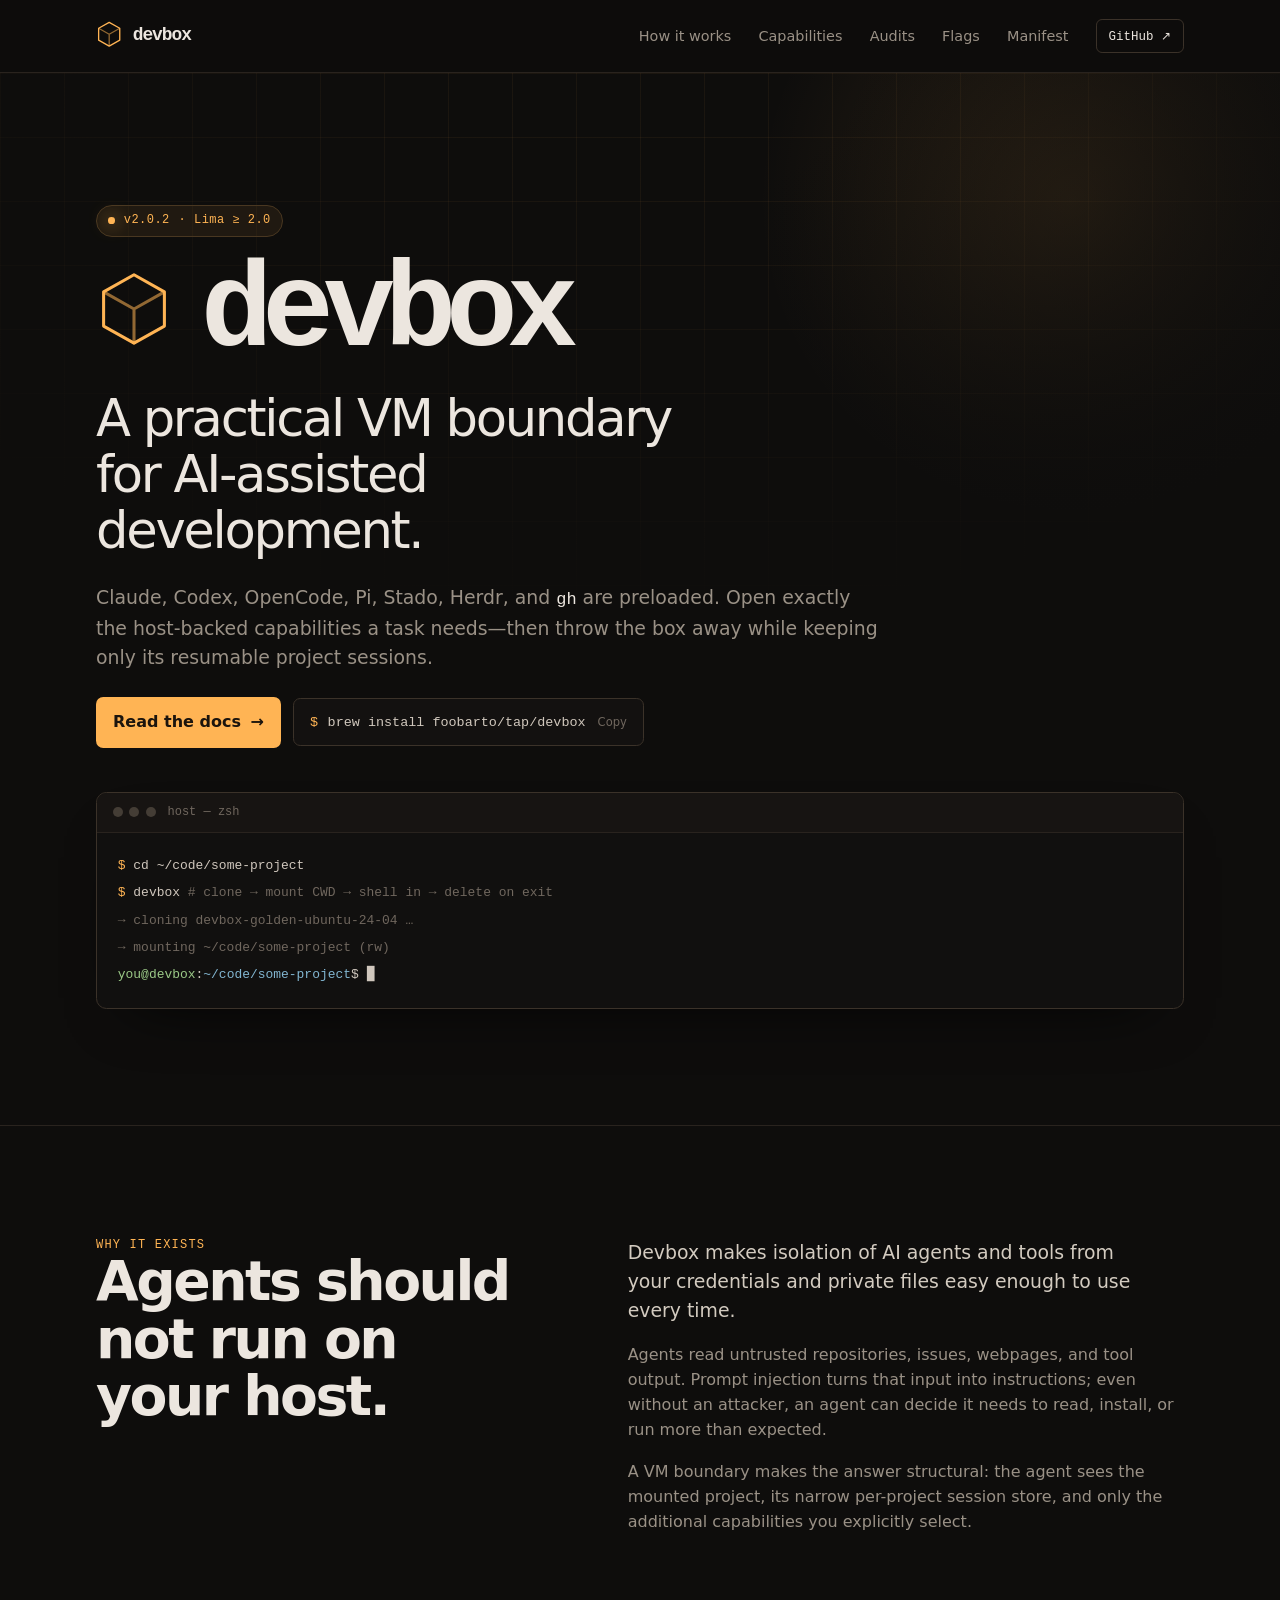
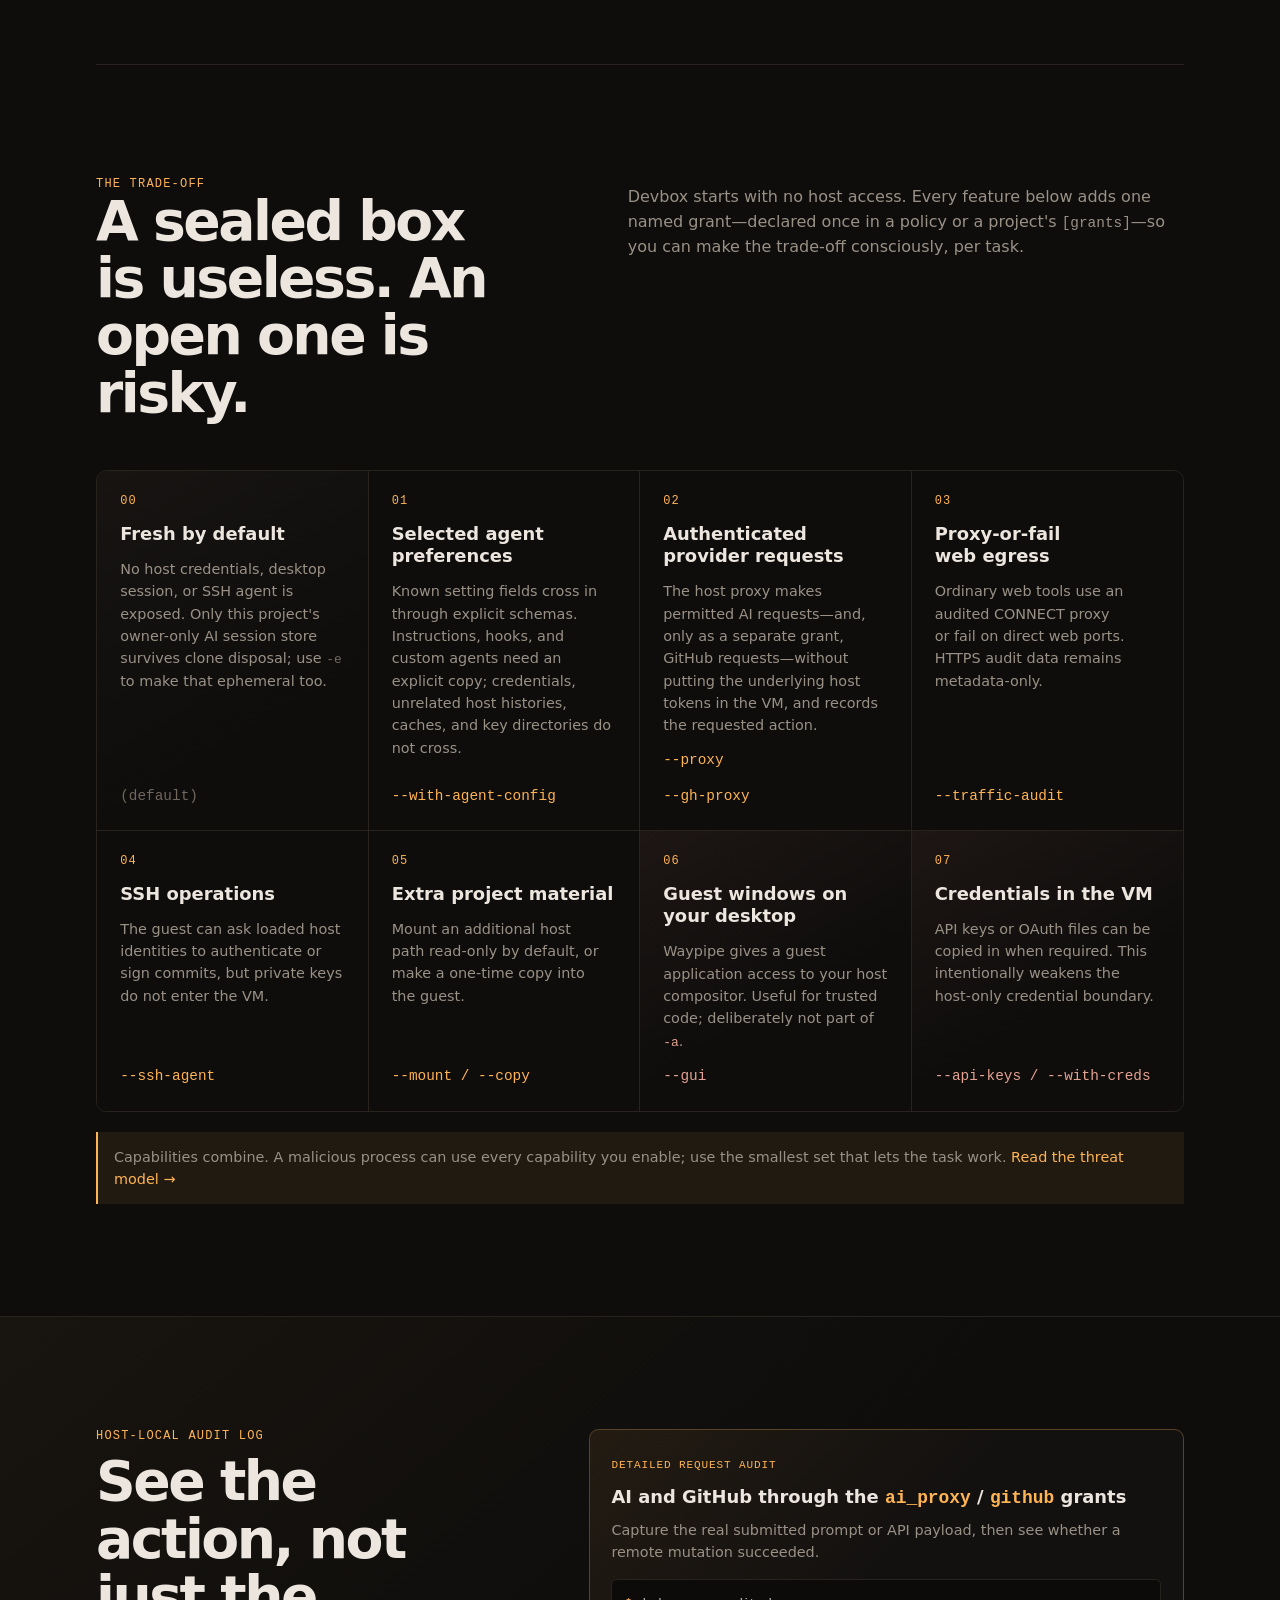
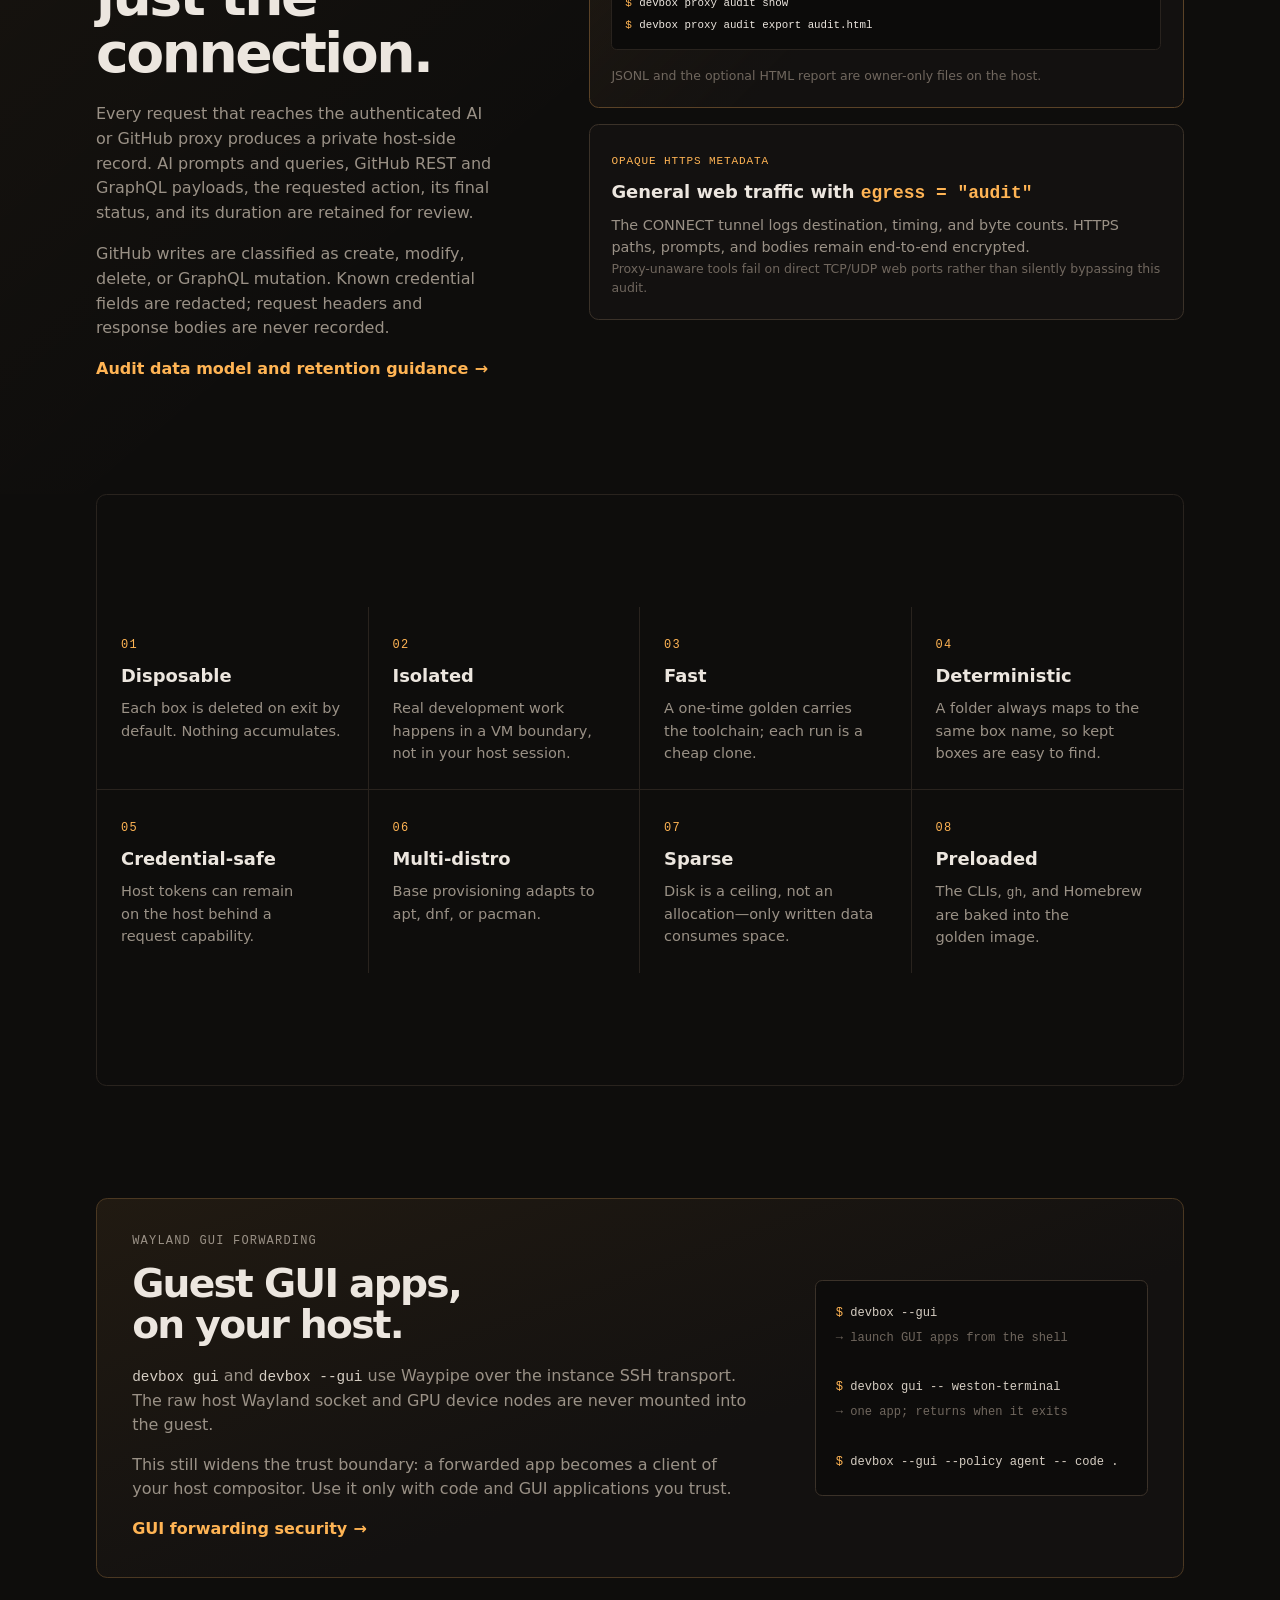
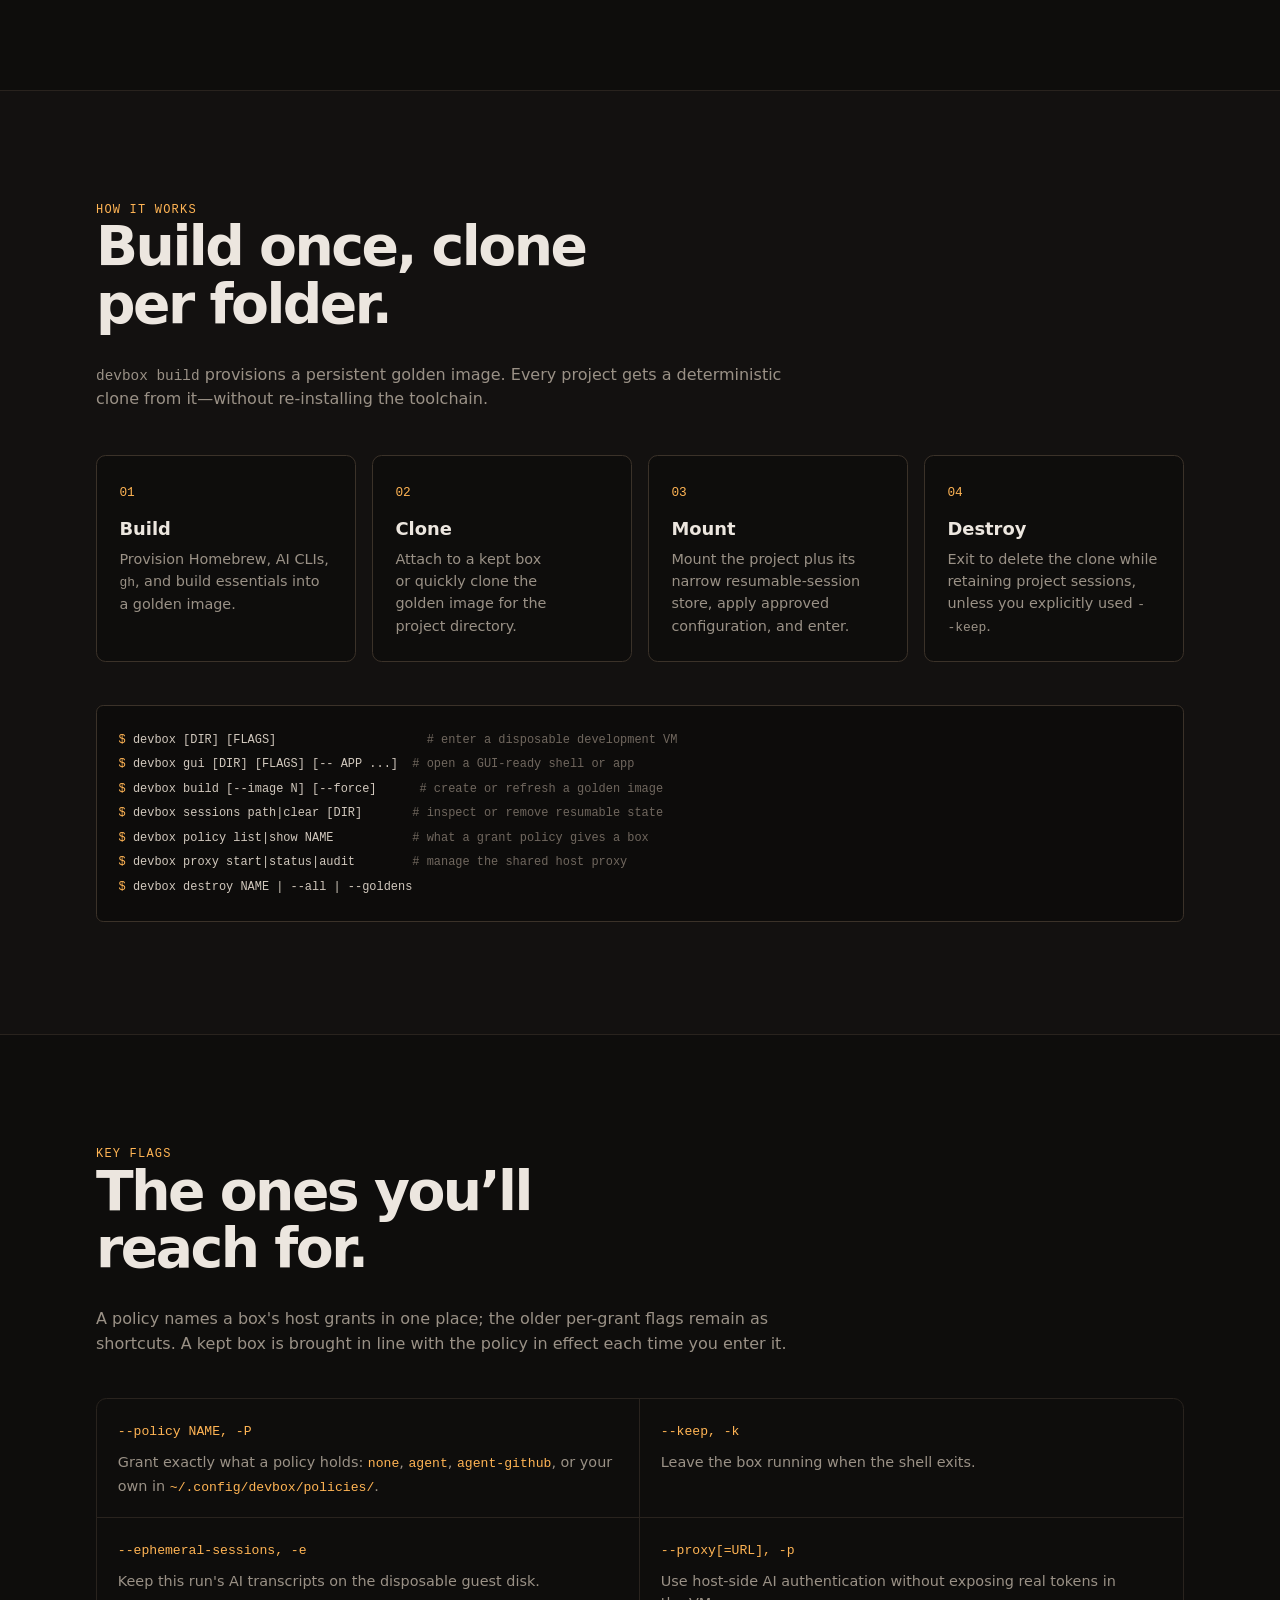
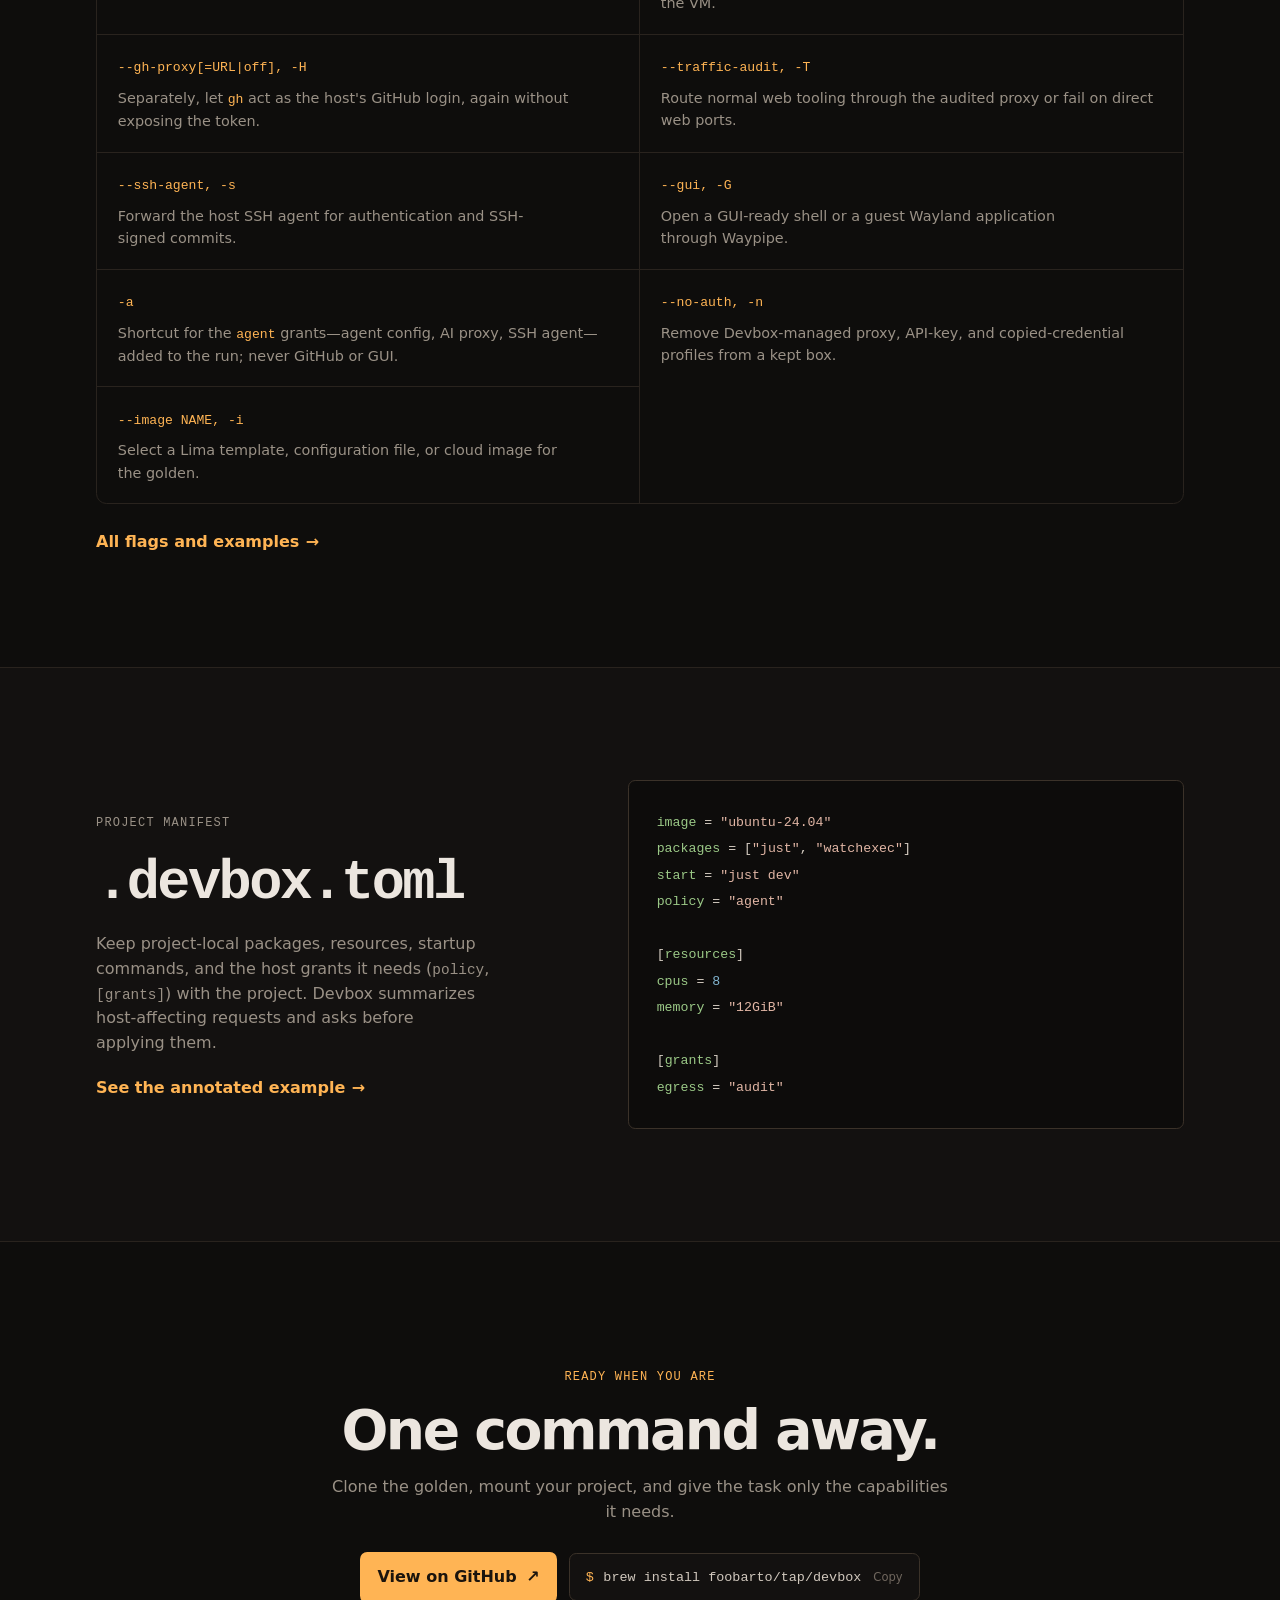
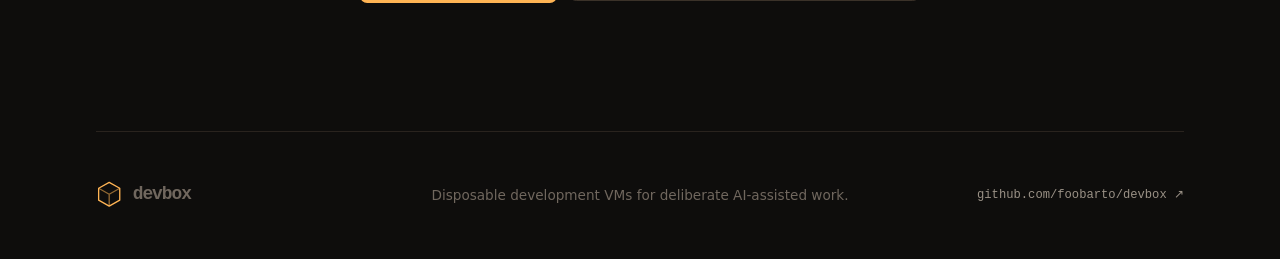
<file: docs/index.html>
<!doctype html>
<html lang="en">
  <head>
    <meta charset="utf-8">
    <meta name="viewport" content="width=device-width, initial-scale=1">
    <meta name="description" content="Disposable, CWD-mounted development VMs on Lima/QEMU, built for secure AI-assisted development.">
    <meta name="theme-color" content="#0e0d0c">
    <link rel="canonical" href="https://devbox.foobarto.me/">
    <link rel="icon" href="assets/favicon.svg" type="image/svg+xml">
    <meta property="og:title" content="devbox — agents should not run on your host">
    <meta property="og:description" content="Disposable, CWD-mounted development VMs with explicit, capability-based access to host services.">
    <meta property="og:type" content="website">
    <meta property="og:url" content="https://devbox.foobarto.me/">
    <title>devbox — disposable development VMs</title>
    <link rel="stylesheet" href="assets/site.css">
    <script defer src="assets/site.js"></script>
  </head>
  <body>
    <a class="skip-link" href="#main">Skip to content</a>
    <header class="site-header">
      <a class="brand" href="#top" aria-label="devbox home">
        <svg class="brand-mark" viewBox="0 0 60 66" aria-hidden="true">
          <path d="M30 3 54 16.5v27L30 57 6 43.5v-27L30 3Z"></path>
          <path d="m6 16.5 24 13.5 24-13.5M30 30v27"></path>
        </svg>
        <span>devbox</span>
      </a>
      <button class="menu-button" type="button" aria-expanded="false" aria-controls="site-nav">
        <span class="sr-only">Toggle navigation</span>
        <span></span><span></span>
      </button>
      <nav id="site-nav" class="site-nav" aria-label="Main navigation">
        <a href="#how">How it works</a>
        <a href="#capabilities">Capabilities</a>
        <a href="#audit">Audits</a>
        <a href="#flags">Flags</a>
        <a href="#manifest">Manifest</a>
        <a class="github-link" href="https://github.com/foobarto/devbox">GitHub <span aria-hidden="true">↗</span></a>
      </nav>
    </header>

    <main id="main">
      <section id="top" class="hero section-grid">
        <div class="hero-glow" aria-hidden="true"></div>
        <div class="shell hero-copy">
          <p class="eyebrow"><span class="status-dot" aria-hidden="true"></span> <span data-current-version>v2.0.2</span> · Lima ≥ 2.0</p>
          <div class="hero-title">
            <svg class="hero-mark" viewBox="0 0 60 66" aria-hidden="true">
              <path d="M30 3 54 16.5v27L30 57 6 43.5v-27L30 3Z"></path>
              <path d="m6 16.5 24 13.5 24-13.5M30 30v27"></path>
            </svg>
            <h1>devbox</h1>
          </div>
          <p class="hero-lede">A practical VM boundary for AI-assisted development.</p>
          <p class="hero-detail">Claude, Codex, OpenCode, Pi, Stado, Herdr, and <code>gh</code> are preloaded. Open exactly the host-backed capabilities a task needs—then throw the box away while keeping only its resumable project sessions.</p>
          <div class="hero-actions">
            <a class="button button-primary" href="https://github.com/foobarto/devbox#readme">Read the docs <span aria-hidden="true">→</span></a>
            <button class="install-command" type="button" data-copy="brew install foobarto/tap/devbox" aria-label="Copy installation command">
              <span aria-hidden="true">$</span> brew install foobarto/tap/devbox <span class="copy-label">Copy</span>
            </button>
          </div>
          <div class="terminal" aria-label="Example devbox session">
            <div class="terminal-bar"><span></span><span></span><span></span><small>host — zsh</small></div>
            <pre><code><span class="prompt">$</span> cd ~/code/some-project
<span class="prompt">$</span> devbox <span class="comment"># clone → mount CWD → shell in → delete on exit</span>
<span class="output">→ cloning devbox-golden-ubuntu-24-04 …</span>
<span class="output">→ mounting ~/code/some-project (rw)</span>
<span class="user">you@devbox</span>:<span class="path">~/code/some-project</span>$ <span class="cursor">▊</span></code></pre>
          </div>
        </div>
      </section>

      <section class="intro shell section">
        <div>
          <p class="eyebrow">WHY IT EXISTS</p>
          <h2>Agents should not run on your host.</h2>
        </div>
        <div class="prose">
          <p class="lead">Devbox makes isolation of AI agents and tools from your credentials and private files easy enough to use every time.</p>
          <p>Agents read untrusted repositories, issues, webpages, and tool output. Prompt injection turns that input into instructions; even without an attacker, an agent can decide it needs to read, install, or run more than expected.</p>
          <p>A VM boundary makes the answer structural: the agent sees the mounted project, its narrow per-project session store, and only the additional capabilities you explicitly select.</p>
        </div>
      </section>

      <section id="capabilities" class="shell section section-capabilities">
        <div class="section-heading">
          <div>
            <p class="eyebrow">THE TRADE-OFF</p>
            <h2>A sealed box is useless. An open one is risky.</h2>
          </div>
          <p>Devbox starts with no host access. Every feature below adds one named grant—declared once in a policy or a project's <code>[grants]</code>—so you can make the trade-off consciously, per task.</p>
        </div>
        <div class="capability-grid">
          <article class="capability default">
            <p class="capability-number">00</p><h3>Fresh by default</h3>
            <p>No host credentials, desktop session, or SSH agent is exposed. Only this project's owner-only AI session store survives clone disposal; use <code>-e</code> to make that ephemeral too.</p>
            <code>(default)</code>
          </article>
          <article class="capability">
            <p class="capability-number">01</p><h3>Selected agent preferences</h3>
            <p>Known setting fields cross in through explicit schemas. Instructions, hooks, and custom agents need an explicit copy; credentials, unrelated host histories, caches, and key directories do not cross.</p>
            <code>--with-agent-config</code>
          </article>
          <article class="capability">
            <p class="capability-number">02</p><h3>Authenticated provider requests</h3>
            <p>The host proxy makes permitted AI requests—and, only as a separate grant, GitHub requests—without putting the underlying host tokens in the VM, and records the requested action.</p>
            <code>--proxy</code> <code>--gh-proxy</code>
          </article>
          <article class="capability">
            <p class="capability-number">03</p><h3>Proxy-or-fail web egress</h3>
            <p>Ordinary web tools use an audited CONNECT proxy or fail on direct web ports. HTTPS audit data remains metadata-only.</p>
            <code>--traffic-audit</code>
          </article>
          <article class="capability">
            <p class="capability-number">04</p><h3>SSH operations</h3>
            <p>The guest can ask loaded host identities to authenticate or sign commits, but private keys do not enter the VM.</p>
            <code>--ssh-agent</code>
          </article>
          <article class="capability">
            <p class="capability-number">05</p><h3>Extra project material</h3>
            <p>Mount an additional host path read-only by default, or make a one-time copy into the guest.</p>
            <code>--mount / --copy</code>
          </article>
          <article class="capability warning">
            <p class="capability-number">06</p><h3>Guest windows on your desktop</h3>
            <p>Waypipe gives a guest application access to your host compositor. Useful for trusted code; deliberately not part of <code>-a</code>.</p>
            <code>--gui</code>
          </article>
          <article class="capability warning">
            <p class="capability-number">07</p><h3>Credentials in the VM</h3>
            <p>API keys or OAuth files can be copied in when required. This intentionally weakens the host-only credential boundary.</p>
            <code>--api-keys / --with-creds</code>
          </article>
        </div>
        <p class="security-note">Capabilities combine. A malicious process can use every capability you enable; use the smallest set that lets the task work. <a href="https://github.com/foobarto/devbox/blob/main/docs/agent-capabilities-security.md">Read the threat model <span aria-hidden="true">→</span></a></p>
      </section>

      <section id="audit" class="audit section">
        <div class="shell audit-layout">
          <div class="audit-copy">
            <p class="eyebrow">HOST-LOCAL AUDIT LOG</p>
            <h2>See the action, not just the connection.</h2>
            <p>Every request that reaches the authenticated AI or GitHub proxy produces a private host-side record. AI prompts and queries, GitHub REST and GraphQL payloads, the requested action, its final status, and its duration are retained for review.</p>
            <p>GitHub writes are classified as create, modify, delete, or GraphQL mutation. Known credential fields are redacted; request headers and response bodies are never recorded.</p>
            <a class="text-link" href="https://github.com/foobarto/devbox/blob/main/docs/proxy-audit.md">Audit data model and retention guidance <span aria-hidden="true">→</span></a>
          </div>
          <div class="audit-cards">
            <article>
              <span>DETAILED REQUEST AUDIT</span>
              <h3>AI and GitHub through the <code>ai_proxy</code> / <code>github</code> grants</h3>
              <p>Capture the real submitted prompt or API payload, then see whether a remote mutation succeeded.</p>
              <pre><code><span class="prompt">$</span> devbox proxy audit show
<span class="prompt">$</span> devbox proxy audit export audit.html</code></pre>
              <small>JSONL and the optional HTML report are owner-only files on the host.</small>
            </article>
            <article>
              <span>OPAQUE HTTPS METADATA</span>
              <h3>General web traffic with <code>egress = "audit"</code></h3>
              <p>The CONNECT tunnel logs destination, timing, and byte counts. HTTPS paths, prompts, and bodies remain end-to-end encrypted.</p>
              <small>Proxy-unaware tools fail on direct TCP/UDP web ports rather than silently bypassing this audit.</small>
            </article>
          </div>
        </div>
      </section>

      <section class="shell value-grid section" aria-label="Devbox properties">
        <article><span>01</span><h3>Disposable</h3><p>Each box is deleted on exit by default. Nothing accumulates.</p></article>
        <article><span>02</span><h3>Isolated</h3><p>Real development work happens in a VM boundary, not in your host session.</p></article>
        <article><span>03</span><h3>Fast</h3><p>A one-time golden carries the toolchain; each run is a cheap clone.</p></article>
        <article><span>04</span><h3>Deterministic</h3><p>A folder always maps to the same box name, so kept boxes are easy to find.</p></article>
        <article><span>05</span><h3>Credential-safe</h3><p>Host tokens can remain on the host behind a request capability.</p></article>
        <article><span>06</span><h3>Multi-distro</h3><p>Base provisioning adapts to apt, dnf, or pacman.</p></article>
        <article><span>07</span><h3>Sparse</h3><p>Disk is a ceiling, not an allocation—only written data consumes space.</p></article>
        <article><span>08</span><h3>Preloaded</h3><p>The CLIs, <code>gh</code>, and Homebrew are baked into the golden image.</p></article>
      </section>

      <section class="shell feature-panel" aria-labelledby="gui-title">
        <div>
          <p class="eyebrow">WAYLAND GUI FORWARDING</p>
          <h2 id="gui-title">Guest GUI apps, on your host.</h2>
          <p><code>devbox gui</code> and <code>devbox --gui</code> use Waypipe over the instance SSH transport. The raw host Wayland socket and GPU device nodes are never mounted into the guest.</p>
          <p class="muted">This still widens the trust boundary: a forwarded app becomes a client of your host compositor. Use it only with code and GUI applications you trust.</p>
          <a class="text-link" href="https://github.com/foobarto/devbox/blob/main/docs/gui-security.md">GUI forwarding security <span aria-hidden="true">→</span></a>
        </div>
        <pre class="command-block"><code><span class="prompt">$</span> devbox --gui
<span class="comment">→ launch GUI apps from the shell</span>

<span class="prompt">$</span> devbox gui -- weston-terminal
<span class="comment">→ one app; returns when it exits</span>

<span class="prompt">$</span> devbox --gui --policy agent -- code .</code></pre>
      </section>

      <section id="how" class="how section">
        <div class="shell">
          <div class="section-heading stacked">
            <div><p class="eyebrow">HOW IT WORKS</p><h2>Build once, clone per folder.</h2></div>
            <p><code>devbox build</code> provisions a persistent golden image. Every project gets a deterministic clone from it—without re-installing the toolchain.</p>
          </div>
          <ol class="steps">
            <li><span>01</span><h3>Build</h3><p>Provision Homebrew, AI CLIs, <code>gh</code>, and build essentials into a golden image.</p></li>
            <li><span>02</span><h3>Clone</h3><p>Attach to a kept box or quickly clone the golden image for the project directory.</p></li>
            <li><span>03</span><h3>Mount</h3><p>Mount the project plus its narrow resumable-session store, apply approved configuration, and enter.</p></li>
            <li><span>04</span><h3>Destroy</h3><p>Exit to delete the clone while retaining project sessions, unless you explicitly used <code>--keep</code>.</p></li>
          </ol>
          <pre class="usage-block"><code><span class="prompt">$</span> devbox [DIR] [FLAGS]                     <span class="comment"># enter a disposable development VM</span>
<span class="prompt">$</span> devbox gui [DIR] [FLAGS] [-- APP ...]  <span class="comment"># open a GUI-ready shell or app</span>
<span class="prompt">$</span> devbox build [--image N] [--force]      <span class="comment"># create or refresh a golden image</span>
<span class="prompt">$</span> devbox sessions path|clear [DIR]       <span class="comment"># inspect or remove resumable state</span>
<span class="prompt">$</span> devbox policy list|show NAME           <span class="comment"># what a grant policy gives a box</span>
<span class="prompt">$</span> devbox proxy start|status|audit        <span class="comment"># manage the shared host proxy</span>
<span class="prompt">$</span> devbox destroy NAME | --all | --goldens</code></pre>
        </div>
      </section>

      <section id="flags" class="shell section">
        <div class="section-heading stacked"><div><p class="eyebrow">KEY FLAGS</p><h2>The ones you’ll reach for.</h2></div><p>A policy names a box's host grants in one place; the older per-grant flags remain as shortcuts. A kept box is brought in line with the policy in effect each time you enter it.</p></div>
        <div class="flag-list">
          <article><code>--policy NAME, -P</code><p>Grant exactly what a policy holds: <code>none</code>, <code>agent</code>, <code>agent-github</code>, or your own in <code>~/.config/devbox/policies/</code>.</p></article>
          <article><code>--keep, -k</code><p>Leave the box running when the shell exits.</p></article>
          <article><code>--ephemeral-sessions, -e</code><p>Keep this run's AI transcripts on the disposable guest disk.</p></article>
          <article><code>--proxy[=URL], -p</code><p>Use host-side AI authentication without exposing real tokens in the VM.</p></article>
          <article><code>--gh-proxy[=URL|off], -H</code><p>Separately, let <code>gh</code> act as the host's GitHub login, again without exposing the token.</p></article>
          <article><code>--traffic-audit, -T</code><p>Route normal web tooling through the audited proxy or fail on direct web ports.</p></article>
          <article><code>--ssh-agent, -s</code><p>Forward the host SSH agent for authentication and SSH-signed commits.</p></article>
          <article><code>--gui, -G</code><p>Open a GUI-ready shell or a guest Wayland application through Waypipe.</p></article>
          <article><code>-a</code><p>Shortcut for the <code>agent</code> grants—agent config, AI proxy, SSH agent—added to the run; never GitHub or GUI.</p></article>
          <article><code>--no-auth, -n</code><p>Remove Devbox-managed proxy, API-key, and copied-credential profiles from a kept box.</p></article>
          <article><code>--image NAME, -i</code><p>Select a Lima template, configuration file, or cloud image for the golden.</p></article>
        </div>
        <a class="text-link" href="https://github.com/foobarto/devbox#usage">All flags and examples <span aria-hidden="true">→</span></a>
      </section>

      <section id="manifest" class="manifest section">
        <div class="shell manifest-layout">
          <div><p class="eyebrow">PROJECT MANIFEST</p><h2><code>.devbox.toml</code></h2><p>Keep project-local packages, resources, startup commands, and the host grants it needs (<code>policy</code>, <code>[grants]</code>) with the project. Devbox summarizes host-affecting requests and asks before applying them.</p><a class="text-link" href="https://github.com/foobarto/devbox/blob/main/examples/.devbox.toml">See the annotated example <span aria-hidden="true">→</span></a></div>
          <pre class="toml"><code><span class="toml-key">image</span> = <span class="toml-string">"ubuntu-24.04"</span>
<span class="toml-key">packages</span> = [<span class="toml-string">"just"</span>, <span class="toml-string">"watchexec"</span>]
<span class="toml-key">start</span> = <span class="toml-string">"just dev"</span>
<span class="toml-key">policy</span> = <span class="toml-string">"agent"</span>

[<span class="toml-key">resources</span>]
<span class="toml-key">cpus</span> = <span class="toml-number">8</span>
<span class="toml-key">memory</span> = <span class="toml-string">"12GiB"</span>

[<span class="toml-key">grants</span>]
<span class="toml-key">egress</span> = <span class="toml-string">"audit"</span></code></pre>
        </div>
      </section>

      <section class="cta">
        <div class="shell"><p class="eyebrow">READY WHEN YOU ARE</p><h2>One command away.</h2><p>Clone the golden, mount your project, and give the task only the capabilities it needs.</p><div class="hero-actions"><a class="button button-primary" href="https://github.com/foobarto/devbox">View on GitHub <span aria-hidden="true">↗</span></a><button class="install-command" type="button" data-copy="brew install foobarto/tap/devbox"><span aria-hidden="true">$</span> brew install foobarto/tap/devbox <span class="copy-label">Copy</span></button></div></div>
      </section>
    </main>

    <footer class="site-footer shell">
      <a class="brand" href="#top" aria-label="Back to top"><svg class="brand-mark" viewBox="0 0 60 66" aria-hidden="true"><path d="M30 3 54 16.5v27L30 57 6 43.5v-27L30 3Z"></path><path d="m6 16.5 24 13.5 24-13.5M30 30v27"></path></svg><span>devbox</span></a>
      <p>Disposable development VMs for deliberate AI-assisted work.</p>
      <a href="https://github.com/foobarto/devbox">github.com/foobarto/devbox <span aria-hidden="true">↗</span></a>
    </footer>
  </body>
</html>
</file>
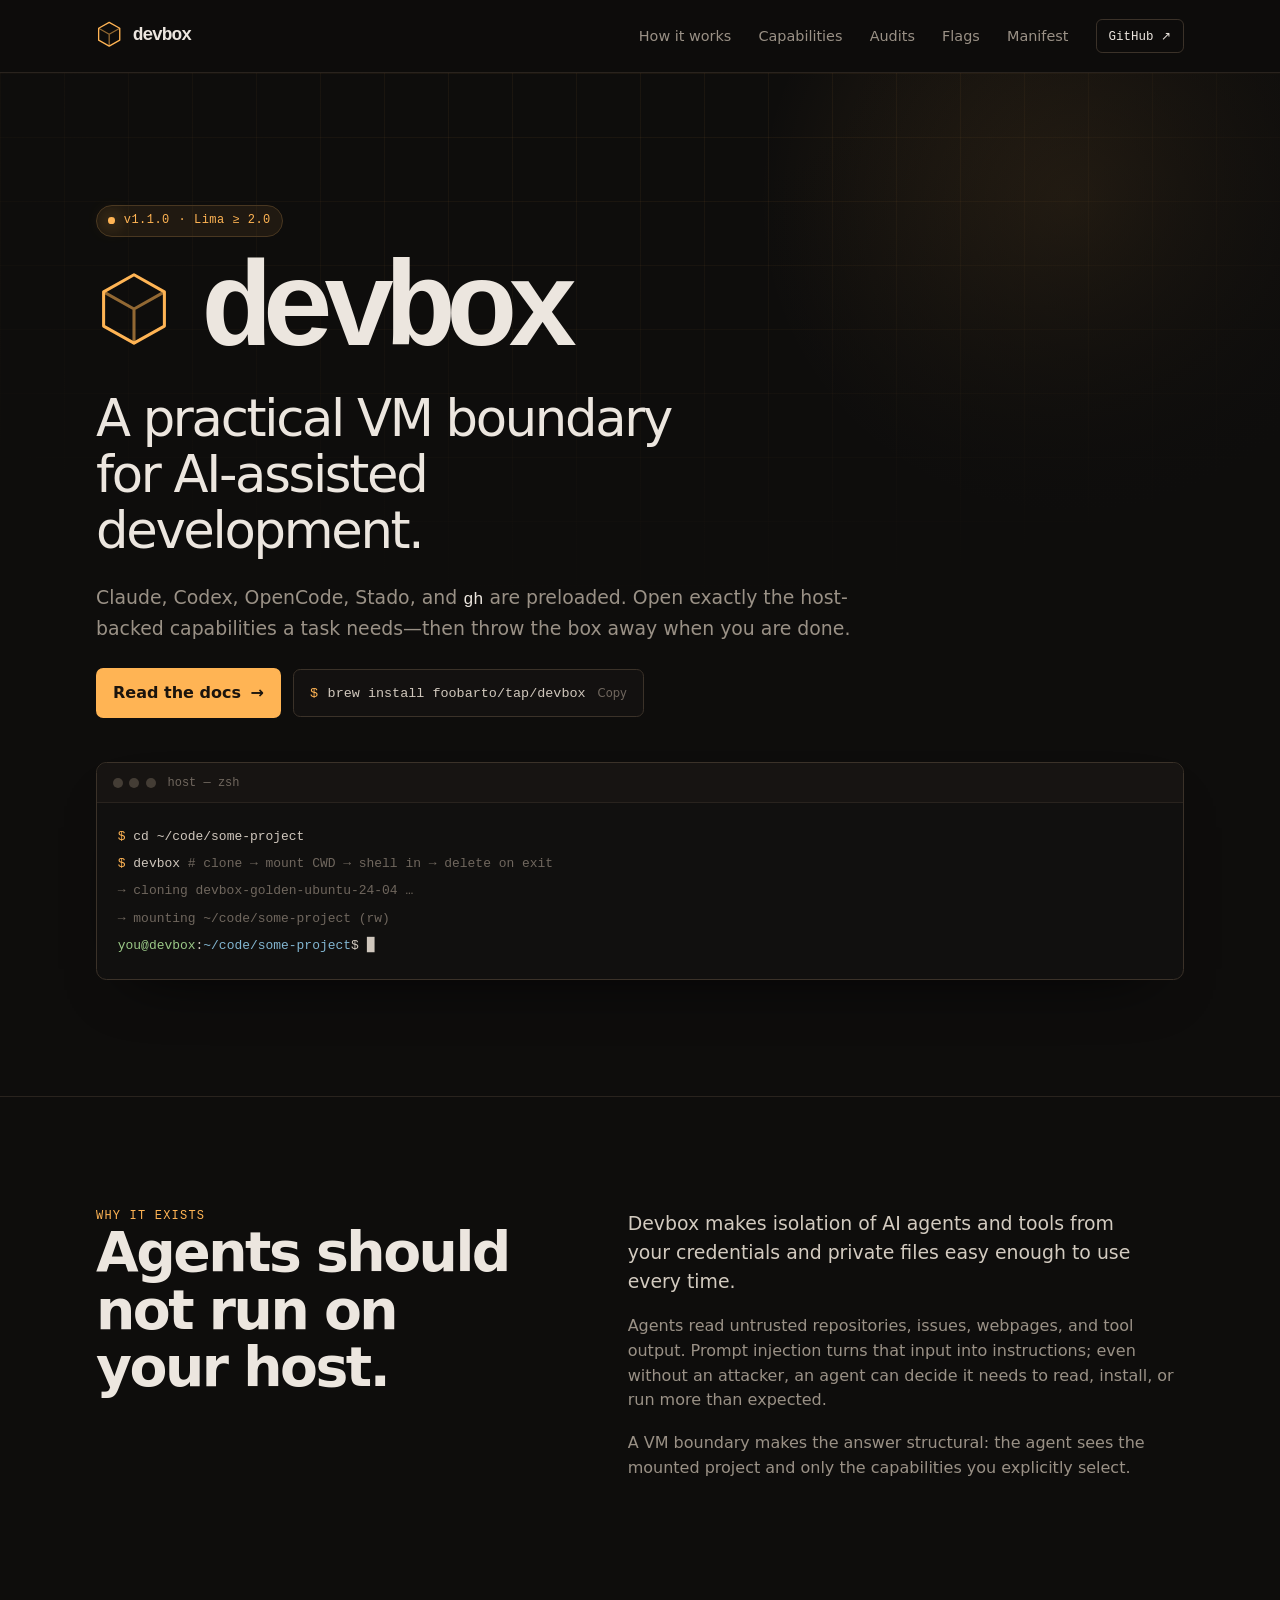
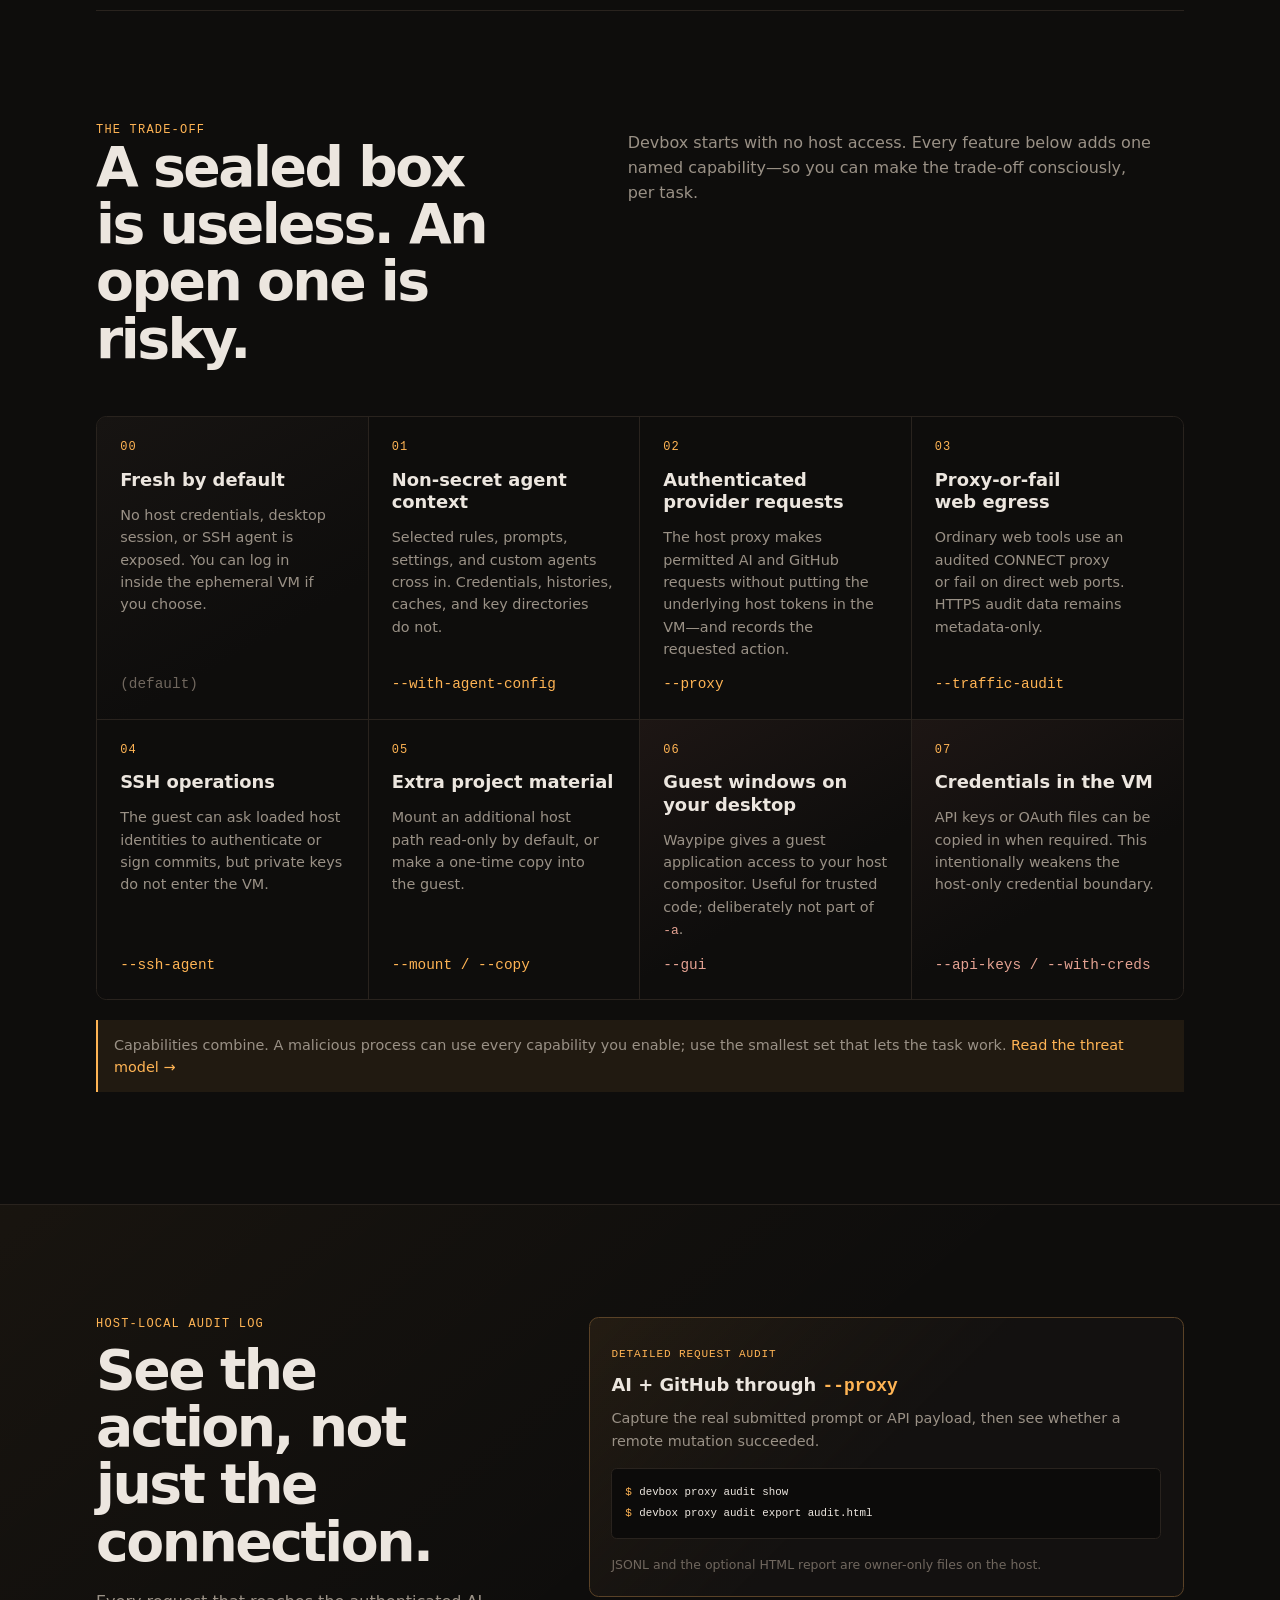
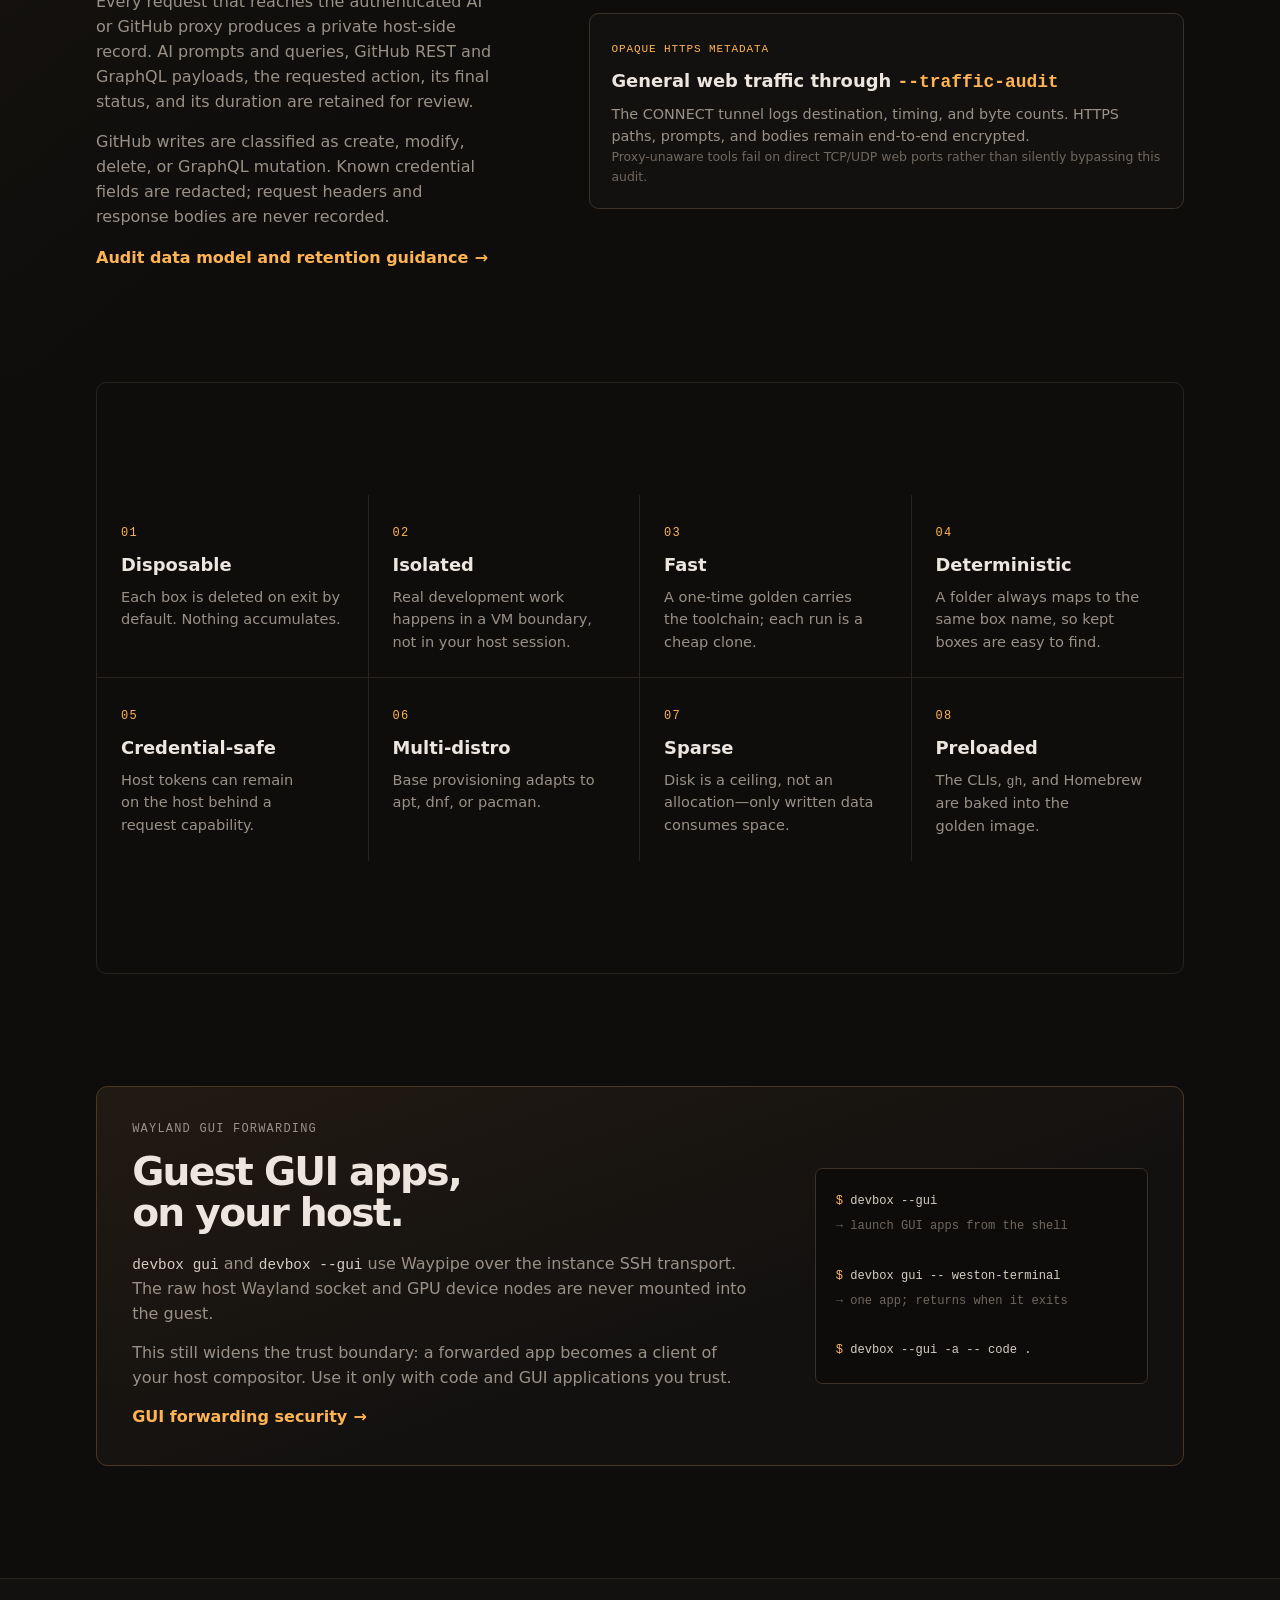
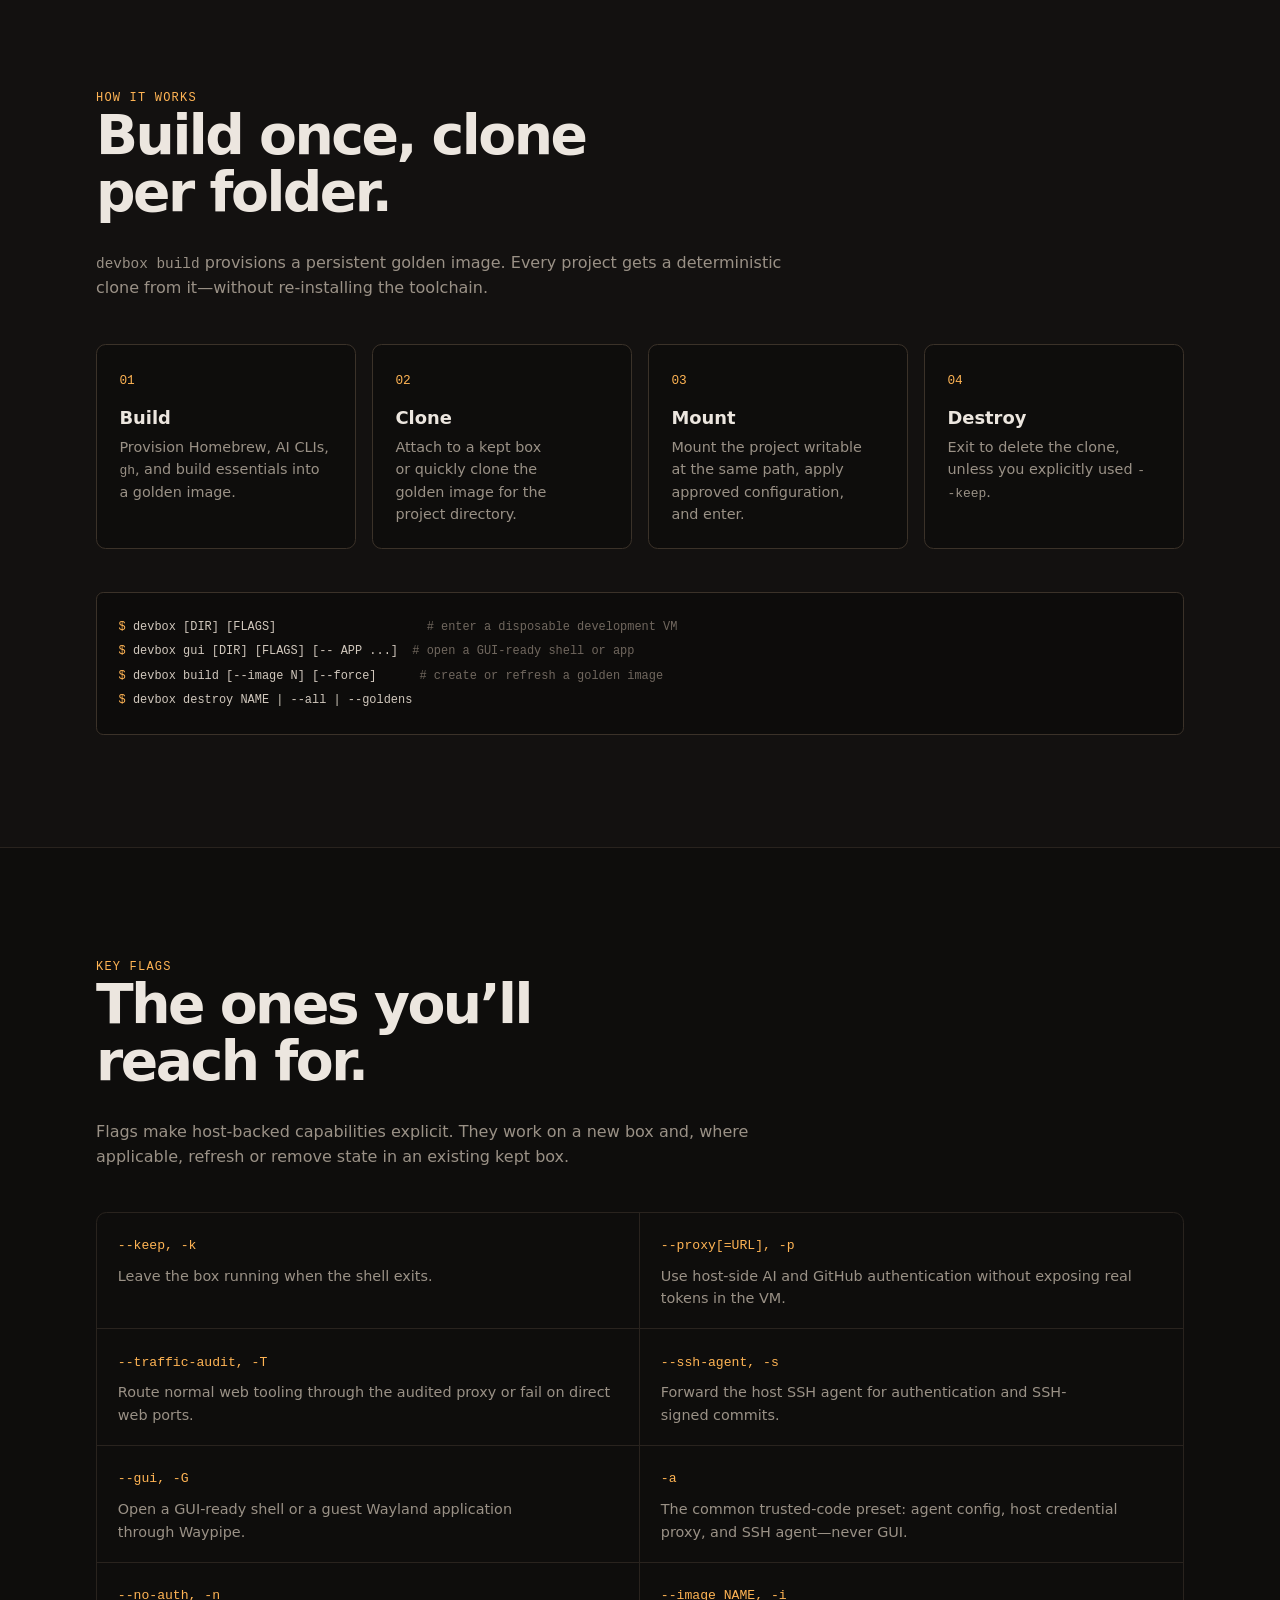
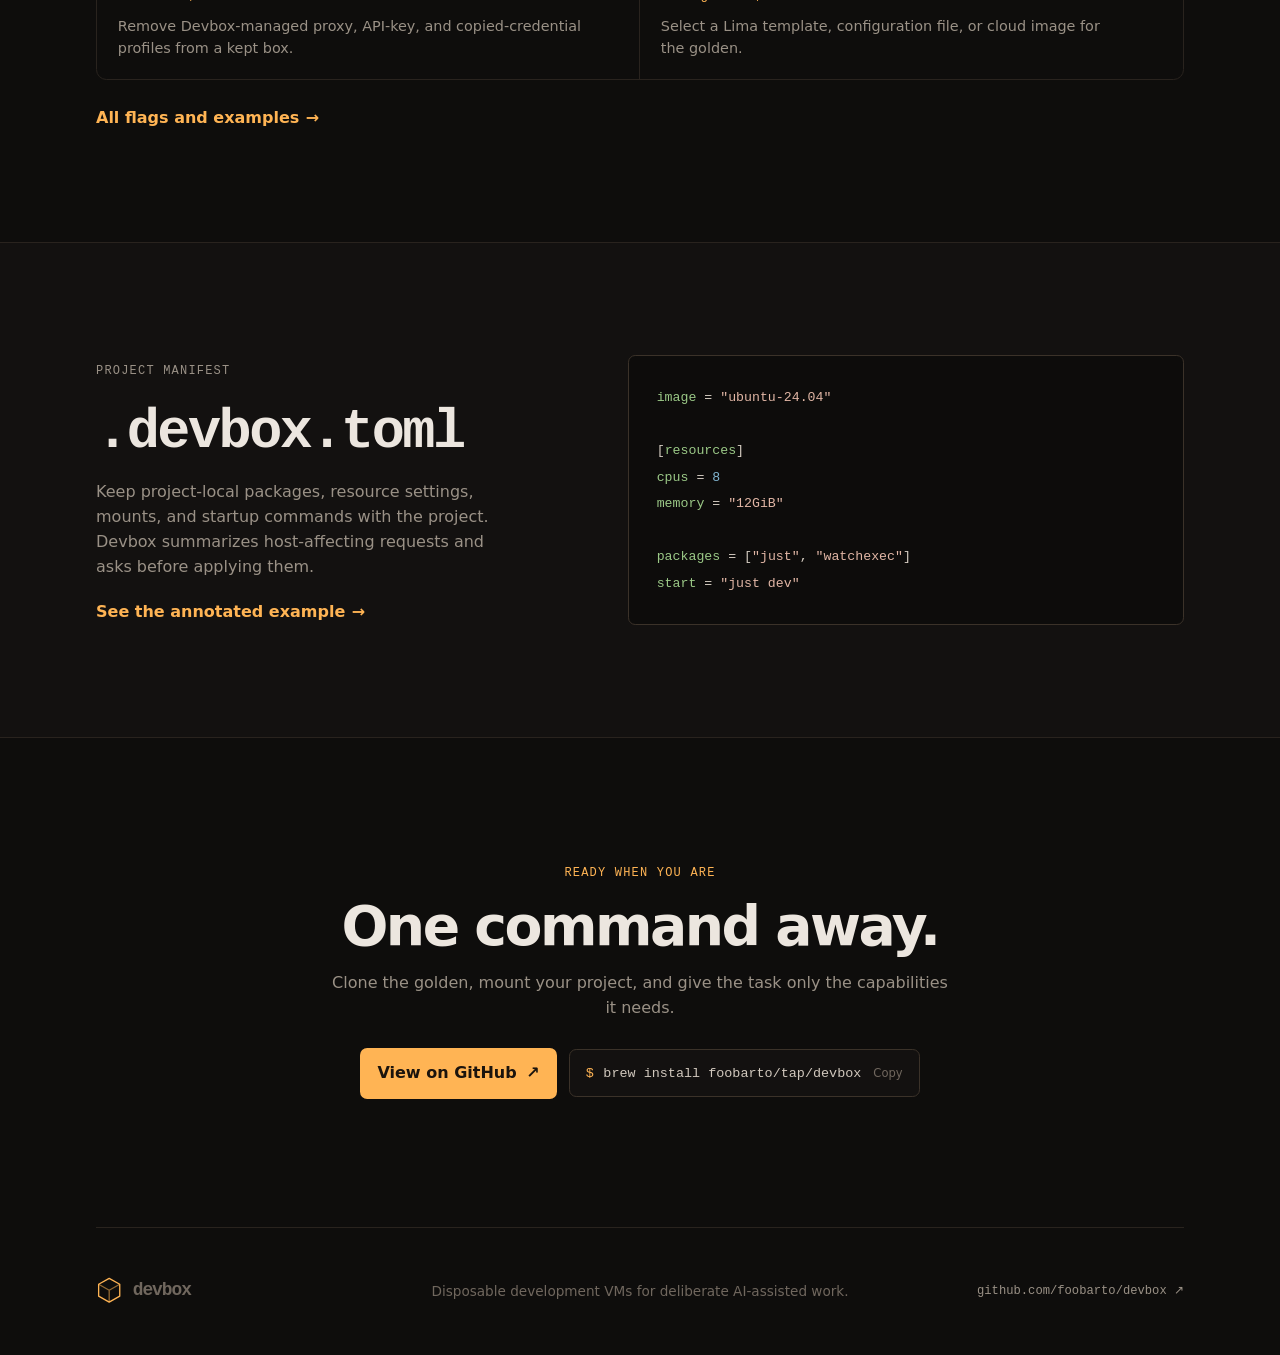
<file: website/index.html>
<!doctype html>
<html lang="en">
  <head>
    <meta charset="utf-8">
    <meta name="viewport" content="width=device-width, initial-scale=1">
    <meta name="description" content="Disposable, CWD-mounted development VMs on Lima/QEMU, built for secure AI-assisted development.">
    <meta name="theme-color" content="#0e0d0c">
    <link rel="canonical" href="https://devbox.foobarto.me/">
    <link rel="icon" href="assets/favicon.svg" type="image/svg+xml">
    <meta property="og:title" content="devbox — agents should not run on your host">
    <meta property="og:description" content="Disposable, CWD-mounted development VMs with explicit, capability-based access to host services.">
    <meta property="og:type" content="website">
    <meta property="og:url" content="https://devbox.foobarto.me/">
    <title>devbox — disposable development VMs</title>
    <link rel="stylesheet" href="assets/site.css">
    <script defer src="assets/site.js"></script>
  </head>
  <body>
    <a class="skip-link" href="#main">Skip to content</a>
    <header class="site-header">
      <a class="brand" href="#top" aria-label="devbox home">
        <svg class="brand-mark" viewBox="0 0 60 66" aria-hidden="true">
          <path d="M30 3 54 16.5v27L30 57 6 43.5v-27L30 3Z"></path>
          <path d="m6 16.5 24 13.5 24-13.5M30 30v27"></path>
        </svg>
        <span>devbox</span>
      </a>
      <button class="menu-button" type="button" aria-expanded="false" aria-controls="site-nav">
        <span class="sr-only">Toggle navigation</span>
        <span></span><span></span>
      </button>
      <nav id="site-nav" class="site-nav" aria-label="Main navigation">
        <a href="#how">How it works</a>
        <a href="#capabilities">Capabilities</a>
        <a href="#audit">Audits</a>
        <a href="#flags">Flags</a>
        <a href="#manifest">Manifest</a>
        <a class="github-link" href="https://github.com/foobarto/devbox">GitHub <span aria-hidden="true">↗</span></a>
      </nav>
    </header>

    <main id="main">
      <section id="top" class="hero section-grid">
        <div class="hero-glow" aria-hidden="true"></div>
        <div class="shell hero-copy">
          <p class="eyebrow"><span class="status-dot" aria-hidden="true"></span> <span data-current-version>v1.1.0</span> · Lima ≥ 2.0</p>
          <div class="hero-title">
            <svg class="hero-mark" viewBox="0 0 60 66" aria-hidden="true">
              <path d="M30 3 54 16.5v27L30 57 6 43.5v-27L30 3Z"></path>
              <path d="m6 16.5 24 13.5 24-13.5M30 30v27"></path>
            </svg>
            <h1>devbox</h1>
          </div>
          <p class="hero-lede">A practical VM boundary for AI-assisted development.</p>
          <p class="hero-detail">Claude, Codex, OpenCode, Stado, and <code>gh</code> are preloaded. Open exactly the host-backed capabilities a task needs—then throw the box away when you are done.</p>
          <div class="hero-actions">
            <a class="button button-primary" href="https://github.com/foobarto/devbox#readme">Read the docs <span aria-hidden="true">→</span></a>
            <button class="install-command" type="button" data-copy="brew install foobarto/tap/devbox" aria-label="Copy installation command">
              <span aria-hidden="true">$</span> brew install foobarto/tap/devbox <span class="copy-label">Copy</span>
            </button>
          </div>
          <div class="terminal" aria-label="Example devbox session">
            <div class="terminal-bar"><span></span><span></span><span></span><small>host — zsh</small></div>
            <pre><code><span class="prompt">$</span> cd ~/code/some-project
<span class="prompt">$</span> devbox <span class="comment"># clone → mount CWD → shell in → delete on exit</span>
<span class="output">→ cloning devbox-golden-ubuntu-24-04 …</span>
<span class="output">→ mounting ~/code/some-project (rw)</span>
<span class="user">you@devbox</span>:<span class="path">~/code/some-project</span>$ <span class="cursor">▊</span></code></pre>
          </div>
        </div>
      </section>

      <section class="intro shell section">
        <div>
          <p class="eyebrow">WHY IT EXISTS</p>
          <h2>Agents should not run on your host.</h2>
        </div>
        <div class="prose">
          <p class="lead">Devbox makes isolation of AI agents and tools from your credentials and private files easy enough to use every time.</p>
          <p>Agents read untrusted repositories, issues, webpages, and tool output. Prompt injection turns that input into instructions; even without an attacker, an agent can decide it needs to read, install, or run more than expected.</p>
          <p>A VM boundary makes the answer structural: the agent sees the mounted project and only the capabilities you explicitly select.</p>
        </div>
      </section>

      <section id="capabilities" class="shell section section-capabilities">
        <div class="section-heading">
          <div>
            <p class="eyebrow">THE TRADE-OFF</p>
            <h2>A sealed box is useless. An open one is risky.</h2>
          </div>
          <p>Devbox starts with no host access. Every feature below adds one named capability—so you can make the trade-off consciously, per task.</p>
        </div>
        <div class="capability-grid">
          <article class="capability default">
            <p class="capability-number">00</p><h3>Fresh by default</h3>
            <p>No host credentials, desktop session, or SSH agent is exposed. You can log in inside the ephemeral VM if you choose.</p>
            <code>(default)</code>
          </article>
          <article class="capability">
            <p class="capability-number">01</p><h3>Non-secret agent context</h3>
            <p>Selected rules, prompts, settings, and custom agents cross in. Credentials, histories, caches, and key directories do not.</p>
            <code>--with-agent-config</code>
          </article>
          <article class="capability">
            <p class="capability-number">02</p><h3>Authenticated provider requests</h3>
            <p>The host proxy makes permitted AI and GitHub requests without putting the underlying host tokens in the VM—and records the requested action.</p>
            <code>--proxy</code>
          </article>
          <article class="capability">
            <p class="capability-number">03</p><h3>Proxy-or-fail web egress</h3>
            <p>Ordinary web tools use an audited CONNECT proxy or fail on direct web ports. HTTPS audit data remains metadata-only.</p>
            <code>--traffic-audit</code>
          </article>
          <article class="capability">
            <p class="capability-number">04</p><h3>SSH operations</h3>
            <p>The guest can ask loaded host identities to authenticate or sign commits, but private keys do not enter the VM.</p>
            <code>--ssh-agent</code>
          </article>
          <article class="capability">
            <p class="capability-number">05</p><h3>Extra project material</h3>
            <p>Mount an additional host path read-only by default, or make a one-time copy into the guest.</p>
            <code>--mount / --copy</code>
          </article>
          <article class="capability warning">
            <p class="capability-number">06</p><h3>Guest windows on your desktop</h3>
            <p>Waypipe gives a guest application access to your host compositor. Useful for trusted code; deliberately not part of <code>-a</code>.</p>
            <code>--gui</code>
          </article>
          <article class="capability warning">
            <p class="capability-number">07</p><h3>Credentials in the VM</h3>
            <p>API keys or OAuth files can be copied in when required. This intentionally weakens the host-only credential boundary.</p>
            <code>--api-keys / --with-creds</code>
          </article>
        </div>
        <p class="security-note">Capabilities combine. A malicious process can use every capability you enable; use the smallest set that lets the task work. <a href="https://github.com/foobarto/devbox/blob/main/docs/agent-capabilities-security.md">Read the threat model <span aria-hidden="true">→</span></a></p>
      </section>

      <section id="audit" class="audit section">
        <div class="shell audit-layout">
          <div class="audit-copy">
            <p class="eyebrow">HOST-LOCAL AUDIT LOG</p>
            <h2>See the action, not just the connection.</h2>
            <p>Every request that reaches the authenticated AI or GitHub proxy produces a private host-side record. AI prompts and queries, GitHub REST and GraphQL payloads, the requested action, its final status, and its duration are retained for review.</p>
            <p>GitHub writes are classified as create, modify, delete, or GraphQL mutation. Known credential fields are redacted; request headers and response bodies are never recorded.</p>
            <a class="text-link" href="https://github.com/foobarto/devbox/blob/main/docs/proxy-audit.md">Audit data model and retention guidance <span aria-hidden="true">→</span></a>
          </div>
          <div class="audit-cards">
            <article>
              <span>DETAILED REQUEST AUDIT</span>
              <h3>AI + GitHub through <code>--proxy</code></h3>
              <p>Capture the real submitted prompt or API payload, then see whether a remote mutation succeeded.</p>
              <pre><code><span class="prompt">$</span> devbox proxy audit show
<span class="prompt">$</span> devbox proxy audit export audit.html</code></pre>
              <small>JSONL and the optional HTML report are owner-only files on the host.</small>
            </article>
            <article>
              <span>OPAQUE HTTPS METADATA</span>
              <h3>General web traffic through <code>--traffic-audit</code></h3>
              <p>The CONNECT tunnel logs destination, timing, and byte counts. HTTPS paths, prompts, and bodies remain end-to-end encrypted.</p>
              <small>Proxy-unaware tools fail on direct TCP/UDP web ports rather than silently bypassing this audit.</small>
            </article>
          </div>
        </div>
      </section>

      <section class="shell value-grid section" aria-label="Devbox properties">
        <article><span>01</span><h3>Disposable</h3><p>Each box is deleted on exit by default. Nothing accumulates.</p></article>
        <article><span>02</span><h3>Isolated</h3><p>Real development work happens in a VM boundary, not in your host session.</p></article>
        <article><span>03</span><h3>Fast</h3><p>A one-time golden carries the toolchain; each run is a cheap clone.</p></article>
        <article><span>04</span><h3>Deterministic</h3><p>A folder always maps to the same box name, so kept boxes are easy to find.</p></article>
        <article><span>05</span><h3>Credential-safe</h3><p>Host tokens can remain on the host behind a request capability.</p></article>
        <article><span>06</span><h3>Multi-distro</h3><p>Base provisioning adapts to apt, dnf, or pacman.</p></article>
        <article><span>07</span><h3>Sparse</h3><p>Disk is a ceiling, not an allocation—only written data consumes space.</p></article>
        <article><span>08</span><h3>Preloaded</h3><p>The CLIs, <code>gh</code>, and Homebrew are baked into the golden image.</p></article>
      </section>

      <section class="shell feature-panel" aria-labelledby="gui-title">
        <div>
          <p class="eyebrow">WAYLAND GUI FORWARDING</p>
          <h2 id="gui-title">Guest GUI apps, on your host.</h2>
          <p><code>devbox gui</code> and <code>devbox --gui</code> use Waypipe over the instance SSH transport. The raw host Wayland socket and GPU device nodes are never mounted into the guest.</p>
          <p class="muted">This still widens the trust boundary: a forwarded app becomes a client of your host compositor. Use it only with code and GUI applications you trust.</p>
          <a class="text-link" href="https://github.com/foobarto/devbox/blob/main/docs/gui-security.md">GUI forwarding security <span aria-hidden="true">→</span></a>
        </div>
        <pre class="command-block"><code><span class="prompt">$</span> devbox --gui
<span class="comment">→ launch GUI apps from the shell</span>

<span class="prompt">$</span> devbox gui -- weston-terminal
<span class="comment">→ one app; returns when it exits</span>

<span class="prompt">$</span> devbox --gui -a -- code .</code></pre>
      </section>

      <section id="how" class="how section">
        <div class="shell">
          <div class="section-heading stacked">
            <div><p class="eyebrow">HOW IT WORKS</p><h2>Build once, clone per folder.</h2></div>
            <p><code>devbox build</code> provisions a persistent golden image. Every project gets a deterministic clone from it—without re-installing the toolchain.</p>
          </div>
          <ol class="steps">
            <li><span>01</span><h3>Build</h3><p>Provision Homebrew, AI CLIs, <code>gh</code>, and build essentials into a golden image.</p></li>
            <li><span>02</span><h3>Clone</h3><p>Attach to a kept box or quickly clone the golden image for the project directory.</p></li>
            <li><span>03</span><h3>Mount</h3><p>Mount the project writable at the same path, apply approved configuration, and enter.</p></li>
            <li><span>04</span><h3>Destroy</h3><p>Exit to delete the clone, unless you explicitly used <code>--keep</code>.</p></li>
          </ol>
          <pre class="usage-block"><code><span class="prompt">$</span> devbox [DIR] [FLAGS]                     <span class="comment"># enter a disposable development VM</span>
<span class="prompt">$</span> devbox gui [DIR] [FLAGS] [-- APP ...]  <span class="comment"># open a GUI-ready shell or app</span>
<span class="prompt">$</span> devbox build [--image N] [--force]      <span class="comment"># create or refresh a golden image</span>
<span class="prompt">$</span> devbox destroy NAME | --all | --goldens</code></pre>
        </div>
      </section>

      <section id="flags" class="shell section">
        <div class="section-heading stacked"><div><p class="eyebrow">KEY FLAGS</p><h2>The ones you’ll reach for.</h2></div><p>Flags make host-backed capabilities explicit. They work on a new box and, where applicable, refresh or remove state in an existing kept box.</p></div>
        <div class="flag-list">
          <article><code>--keep, -k</code><p>Leave the box running when the shell exits.</p></article>
          <article><code>--proxy[=URL], -p</code><p>Use host-side AI and GitHub authentication without exposing real tokens in the VM.</p></article>
          <article><code>--traffic-audit, -T</code><p>Route normal web tooling through the audited proxy or fail on direct web ports.</p></article>
          <article><code>--ssh-agent, -s</code><p>Forward the host SSH agent for authentication and SSH-signed commits.</p></article>
          <article><code>--gui, -G</code><p>Open a GUI-ready shell or a guest Wayland application through Waypipe.</p></article>
          <article><code>-a</code><p>The common trusted-code preset: agent config, host credential proxy, and SSH agent—never GUI.</p></article>
          <article><code>--no-auth, -n</code><p>Remove Devbox-managed proxy, API-key, and copied-credential profiles from a kept box.</p></article>
          <article><code>--image NAME, -i</code><p>Select a Lima template, configuration file, or cloud image for the golden.</p></article>
        </div>
        <a class="text-link" href="https://github.com/foobarto/devbox#usage">All flags and examples <span aria-hidden="true">→</span></a>
      </section>

      <section id="manifest" class="manifest section">
        <div class="shell manifest-layout">
          <div><p class="eyebrow">PROJECT MANIFEST</p><h2><code>.devbox.toml</code></h2><p>Keep project-local packages, resource settings, mounts, and startup commands with the project. Devbox summarizes host-affecting requests and asks before applying them.</p><a class="text-link" href="https://github.com/foobarto/devbox/blob/main/examples/.devbox.toml">See the annotated example <span aria-hidden="true">→</span></a></div>
          <pre class="toml"><code><span class="toml-key">image</span> = <span class="toml-string">"ubuntu-24.04"</span>

[<span class="toml-key">resources</span>]
<span class="toml-key">cpus</span> = <span class="toml-number">8</span>
<span class="toml-key">memory</span> = <span class="toml-string">"12GiB"</span>

<span class="toml-key">packages</span> = [<span class="toml-string">"just"</span>, <span class="toml-string">"watchexec"</span>]
<span class="toml-key">start</span> = <span class="toml-string">"just dev"</span></code></pre>
        </div>
      </section>

      <section class="cta">
        <div class="shell"><p class="eyebrow">READY WHEN YOU ARE</p><h2>One command away.</h2><p>Clone the golden, mount your project, and give the task only the capabilities it needs.</p><div class="hero-actions"><a class="button button-primary" href="https://github.com/foobarto/devbox">View on GitHub <span aria-hidden="true">↗</span></a><button class="install-command" type="button" data-copy="brew install foobarto/tap/devbox"><span aria-hidden="true">$</span> brew install foobarto/tap/devbox <span class="copy-label">Copy</span></button></div></div>
      </section>
    </main>

    <footer class="site-footer shell">
      <a class="brand" href="#top" aria-label="Back to top"><svg class="brand-mark" viewBox="0 0 60 66" aria-hidden="true"><path d="M30 3 54 16.5v27L30 57 6 43.5v-27L30 3Z"></path><path d="m6 16.5 24 13.5 24-13.5M30 30v27"></path></svg><span>devbox</span></a>
      <p>Disposable development VMs for deliberate AI-assisted work.</p>
      <a href="https://github.com/foobarto/devbox">github.com/foobarto/devbox <span aria-hidden="true">↗</span></a>
    </footer>
  </body>
</html>
</file>
<file: docs/assets/site.css>
:root {
  color-scheme: dark;
  --bg: #0e0d0c;
  --surface: #131110;
  --surface-raised: #171412;
  --line: #29231e;
  --line-bright: #3b3229;
  --ink: #ece6df;
  --muted: #9a9186;
  --faint: #70675e;
  --accent: #ffb454;
  --accent-soft: rgb(255 180 84 / 0.08);
  --danger: #d98576;
  --sans: "Space Grotesk", ui-sans-serif, system-ui, -apple-system, BlinkMacSystemFont, "Segoe UI", sans-serif;
  --mono: "JetBrains Mono", "SFMono-Regular", Consolas, "Liberation Mono", monospace;
}

* { box-sizing: border-box; }
html { scroll-behavior: smooth; scroll-padding-top: 5.5rem; }
body { margin: 0; min-width: 20rem; background: var(--bg); color: var(--ink); font-family: var(--sans); line-height: 1.55; }
a { color: inherit; text-decoration: none; }
a:hover { color: var(--accent); }
button { font: inherit; }
code, pre { font-family: var(--mono); }
code { font-size: 0.9em; }

.skip-link { position: fixed; z-index: 100; top: 1rem; left: 1rem; transform: translateY(-200%); padding: 0.7rem 1rem; border-radius: 0.35rem; background: var(--accent); color: #19130c; font-weight: 700; }
.skip-link:focus { transform: none; }
.sr-only { position: absolute; width: 1px; height: 1px; overflow: hidden; clip: rect(0 0 0 0); white-space: nowrap; }
.shell { width: min(100% - 3rem, 68rem); margin: 0 auto; }
.section { padding-block: clamp(4.5rem, 9vw, 7rem); }
.section-grid { border-bottom: 1px solid var(--line); }
.eyebrow, .capability-number, .value-grid span { margin: 0; color: var(--accent); font: 500 0.75rem/1.3 var(--mono); letter-spacing: 0.1em; text-transform: uppercase; }
h1, h2, h3, p { text-wrap: pretty; }
h2 { max-width: 13ch; margin: 0; font-size: clamp(2.1rem, 5vw, 3.45rem); line-height: 1.04; letter-spacing: -0.045em; }
h3 { margin: 0; font-size: 1.12rem; line-height: 1.25; }
.muted { color: var(--faint); }
.text-link { display: inline-flex; gap: 0.4rem; align-items: center; color: var(--accent); font-weight: 600; }
.text-link:hover { color: #ffcf8f; }

.site-header { position: sticky; top: 0; z-index: 10; display: flex; align-items: center; justify-content: space-between; gap: 1.5rem; min-height: 4.55rem; padding: 0.75rem max(1.5rem, calc((100% - 68rem) / 2)); border-bottom: 1px solid var(--line); background: rgb(14 13 12 / 0.91); backdrop-filter: blur(0.75rem); }
.brand { display: inline-flex; flex: none; align-items: center; gap: 0.65rem; font: 700 1.12rem/1 var(--mono); letter-spacing: -0.06em; }
.brand:hover { color: var(--ink); }
.brand-mark { width: 1.65rem; height: 1.82rem; fill: none; stroke: var(--accent); stroke-linejoin: round; stroke-width: 3; }
.brand-mark path:last-child { opacity: 0.55; }
.site-nav { display: flex; align-items: center; gap: clamp(0.9rem, 2.6vw, 1.7rem); color: var(--muted); font-size: 0.9rem; }
.site-nav a { white-space: nowrap; }
.github-link { padding: 0.5rem 0.75rem; border: 1px solid var(--line-bright); border-radius: 0.38rem; color: var(--ink); font: 0.78rem var(--mono); }
.menu-button { display: none; border: 0; background: none; color: var(--ink); }

.hero { position: relative; overflow: hidden; isolation: isolate; padding: clamp(5rem, 13vw, 8.25rem) 0 clamp(5rem, 11vw, 7.25rem); background-image: linear-gradient(rgb(255 180 84 / 0.055) 1px, transparent 1px), linear-gradient(90deg, rgb(255 180 84 / 0.055) 1px, transparent 1px); background-size: 4rem 4rem; }
.hero::after { position: absolute; z-index: -1; inset: 0; background: radial-gradient(ellipse 105% 75% at 50% 0%, transparent 15%, var(--bg) 70%); content: ""; }
.hero-glow { position: absolute; z-index: -2; top: -13rem; right: -8rem; width: 42rem; height: 42rem; border-radius: 50%; background: radial-gradient(circle, rgb(255 180 84 / 0.13), transparent 66%); }
.hero-copy { display: grid; justify-items: start; gap: 1.55rem; animation: rise 0.7s ease both; }
.hero .eyebrow { display: inline-flex; align-items: center; gap: 0.55rem; padding: 0.45rem 0.7rem; border: 1px solid #493721; border-radius: 100vw; background: var(--accent-soft); letter-spacing: 0.04em; text-transform: none; }
.status-dot { width: 0.42rem; height: 0.42rem; border-radius: 50%; background: var(--accent); box-shadow: 0 0 1.1rem var(--accent); animation: blink 1.8s steps(1) infinite; }
.hero-title { display: flex; align-items: center; gap: clamp(1rem, 3vw, 1.8rem); }
.hero-mark { width: clamp(3.2rem, 7vw, 4.75rem); height: auto; fill: none; stroke: var(--accent); stroke-linejoin: round; stroke-width: 2.4; }
.hero-mark path:last-child { opacity: 0.55; }
h1 { margin: 0; font: 700 clamp(3.65rem, 12vw, 7.5rem) / 0.86 var(--mono); letter-spacing: -0.09em; }
.hero-lede { max-width: 19ch; margin: 0; font-size: clamp(1.9rem, 4.4vw, 3.2rem); line-height: 1.1; letter-spacing: -0.045em; }
.hero-detail { max-width: 49rem; margin: 0; color: var(--muted); font-size: clamp(1rem, 2vw, 1.18rem); }
.hero-detail code { color: var(--ink); }
.hero-actions { display: flex; flex-wrap: wrap; gap: 0.75rem; align-items: center; }
.button, .install-command { display: inline-flex; align-items: center; gap: 0.6rem; min-height: 3rem; padding: 0.75rem 1rem; border-radius: 0.45rem; border: 1px solid transparent; cursor: pointer; }
.button-primary { background: var(--accent); color: #1b140d; font-weight: 700; }
.button-primary:hover { background: #ffca80; color: #1b140d; }
.install-command { max-width: 100%; border-color: var(--line-bright); background: var(--surface); color: #d1c8bd; font: 0.84rem var(--mono); text-align: left; }
.install-command > span:first-child { color: var(--accent); }
.copy-label { margin-left: 0.15rem; color: var(--faint); font: 0.72rem var(--sans); }
.install-command:hover, .install-command:focus-visible { border-color: var(--accent); }
.terminal { width: 100%; margin-top: 1.2rem; overflow: hidden; border: 1px solid var(--line-bright); border-radius: 0.65rem; background: #11100f; box-shadow: 0 1.7rem 4rem -2.4rem #000; }
.terminal-bar { display: flex; align-items: center; gap: 0.4rem; min-height: 2.5rem; padding: 0 1rem; border-bottom: 1px solid var(--line); background: var(--surface-raised); }
.terminal-bar span { width: 0.62rem; height: 0.62rem; border-radius: 50%; background: #443d35; }
.terminal-bar small { margin-left: 0.35rem; color: var(--faint); font: 0.75rem var(--mono); }
pre { margin: 0; overflow-x: auto; }
.terminal pre { padding: 1.2rem 1.3rem; color: #d0c7bd; font-size: clamp(0.72rem, 1.8vw, 0.9rem); line-height: 1.9; }
.prompt { color: var(--accent); }.comment, .output { color: var(--faint); }.user { color: #9bc987; }.path { color: #82b6d1; }.cursor { animation: blink 1.1s steps(1) infinite; }

.intro, .section-heading, .manifest-layout { display: grid; grid-template-columns: minmax(0, 0.86fr) minmax(0, 1.14fr); gap: clamp(2.4rem, 9vw, 7rem); align-items: start; }
.prose { color: var(--muted); font-size: 1rem; }
.prose p { margin: 0 0 1.1rem; }.prose .lead { color: #d3cbc0; font-size: 1.18rem; }
.section-capabilities { border-top: 1px solid var(--line); }
.section-heading > p, .manifest-layout > div > p { max-width: 36rem; margin: 0.5rem 0 0; color: var(--muted); }
.section-heading.stacked { display: flex; flex-direction: column; gap: 1.35rem; }.section-heading.stacked > p { max-width: 44rem; }
.capability-grid { display: grid; grid-template-columns: repeat(4, 1fr); margin-top: 3rem; overflow: hidden; border: 1px solid var(--line); border-radius: 0.65rem; }
.capability { display: flex; min-height: 16rem; flex-direction: column; align-items: flex-start; gap: 0.8rem; padding: 1.45rem; border-right: 1px solid var(--line); border-bottom: 1px solid var(--line); background: var(--bg); }
.capability:nth-child(4n) { border-right: 0; }.capability:nth-last-child(-n + 4) { border-bottom: 0; }
.capability p:not(.capability-number) { margin: 0; color: var(--muted); font-size: 0.9rem; }.capability code { margin-top: auto; color: var(--accent); }
.capability.default { background: linear-gradient(150deg, var(--surface-raised), var(--bg) 70%); }.capability.default code { color: var(--faint); }.capability.warning { background: linear-gradient(150deg, rgb(217 133 118 / 0.075), var(--bg) 60%); }.capability.warning code { color: #e4a292; }
.security-note { margin: 1.25rem 0 0; padding: 0.85rem 1rem; border-left: 2px solid var(--accent); background: var(--accent-soft); color: var(--muted); font-size: 0.9rem; }
.security-note a { color: var(--accent); }

.audit { border-top: 1px solid var(--line); background: linear-gradient(140deg, rgb(255 180 84 / 0.045), transparent 48%); }.audit-layout { display: grid; grid-template-columns: minmax(0, 0.8fr) minmax(0, 1.2fr); gap: clamp(2.4rem, 8vw, 6rem); align-items: start; }.audit-copy h2 { margin: 0.55rem 0 1.2rem; }.audit-copy > p:not(.eyebrow) { margin: 0 0 1rem; color: var(--muted); }.audit-cards { display: grid; gap: 1rem; }.audit-cards article { padding: 1.35rem; border: 1px solid var(--line-bright); border-radius: 0.6rem; background: var(--surface); }.audit-cards article:first-child { border-color: #5a4227; background: linear-gradient(135deg, var(--accent-soft), var(--surface) 50%); }.audit-cards span { color: var(--accent); font: 0.69rem var(--mono); letter-spacing: 0.08em; }.audit-cards h3 { margin: 0.6rem 0; }.audit-cards h3 code { color: var(--accent); font-size: inherit; }.audit-cards p { margin: 0; color: var(--muted); font-size: 0.9rem; }.audit-cards pre { margin: 1rem 0; padding: 0.8rem; border: 1px solid var(--line); border-radius: 0.35rem; background: #0c0b0a; font-size: 0.75rem; line-height: 1.8; }.audit-cards small { display: block; color: var(--faint); font-size: 0.78rem; }

.value-grid { display: grid; grid-template-columns: repeat(4, 1fr); overflow: hidden; margin-bottom: clamp(4rem, 9vw, 7rem); border: 1px solid var(--line); border-radius: 0.65rem; }
.value-grid article { min-height: 11rem; padding: 1.5rem; border-right: 1px solid var(--line); border-bottom: 1px solid var(--line); }.value-grid article:nth-child(4n) { border-right: 0; }.value-grid article:nth-last-child(-n + 4) { border-bottom: 0; }.value-grid h3 { margin: 0.6rem 0; }.value-grid p { margin: 0; color: var(--muted); font-size: 0.91rem; }

.feature-panel { display: grid; grid-template-columns: minmax(0, 1.3fr) minmax(18rem, 0.7fr); gap: clamp(2rem, 6vw, 4rem); margin-bottom: clamp(4rem, 9vw, 7rem); padding: clamp(1.4rem, 4vw, 2.2rem); border: 1px solid #4b3822; border-radius: 0.7rem; background: linear-gradient(160deg, var(--accent-soft), var(--surface) 60%); }.feature-panel h2 { margin: 0.5rem 0 1.15rem; font-size: clamp(1.8rem, 4vw, 2.45rem); }.feature-panel p { margin: 0 0 0.9rem; color: var(--muted); }.feature-panel code { color: #d6cec3; }.command-block, .usage-block, .toml { border: 1px solid var(--line-bright); border-radius: 0.45rem; background: #0d0c0b; color: #d1c8bd; }.command-block { align-self: center; padding: 1.25rem; font-size: 0.84rem; line-height: 1.85; }

.how, .manifest { border-block: 1px solid var(--line); background: var(--surface); }.steps { display: grid; grid-template-columns: repeat(4, 1fr); gap: 1rem; margin: 2.7rem 0; padding: 0; list-style: none; }.steps li { padding: 1.4rem; border: 1px solid var(--line-bright); border-radius: 0.6rem; background: var(--bg); }.steps span { color: var(--accent); font: 0.8rem var(--mono); }.steps h3 { margin: 0.9rem 0 0.45rem; }.steps p { margin: 0; color: var(--muted); font-size: 0.9rem; }.usage-block { padding: 1.35rem; font-size: clamp(0.68rem, 1.6vw, 0.83rem); line-height: 1.85; }

.flag-list { display: grid; grid-template-columns: repeat(2, 1fr); gap: 0; margin: 2.6rem 0 1.6rem; overflow: hidden; border: 1px solid var(--line); border-radius: 0.65rem; }.flag-list article { padding: 1.2rem 1.3rem; border-right: 1px solid var(--line); border-bottom: 1px solid var(--line); }.flag-list article:nth-child(even) { border-right: 0; }.flag-list article:nth-last-child(-n + 2) { border-bottom: 0; }.flag-list code { color: var(--accent); font-size: 0.82rem; }.flag-list p { margin: 0.5rem 0 0; color: var(--muted); font-size: 0.9rem; }

.manifest-layout { align-items: center; }.manifest-layout h2 { margin: 0.5rem 0 1.2rem; }.manifest-layout h2 code { color: var(--ink); font-size: inherit; }.manifest-layout > div > p { max-width: 31rem; margin-bottom: 1.25rem; }.toml { padding: clamp(1.2rem, 3vw, 1.75rem); color: #d6cec3; font-size: clamp(0.76rem, 1.7vw, 0.92rem); line-height: 1.8; }.toml-key { color: #9bc987; }.toml-string { color: #e1b6a5; }.toml-number { color: #82b6d1; }

.cta { padding-block: clamp(5rem, 11vw, 8rem); text-align: center; }.cta .shell { display: grid; justify-items: center; gap: 1rem; }.cta h2 { max-width: none; }.cta p:not(.eyebrow) { max-width: 39rem; margin: 0; color: var(--muted); }.cta .hero-actions { justify-content: center; margin-top: 0.7rem; }
.site-footer { display: grid; grid-template-columns: 1fr auto 1fr; align-items: center; gap: 1rem; min-height: 8rem; padding-block: 2rem; border-top: 1px solid var(--line); color: var(--faint); font-size: 0.85rem; }.site-footer p { margin: 0; text-align: center; }.site-footer > a:last-child { justify-self: end; color: var(--muted); font-family: var(--mono); font-size: 0.76rem; }

@keyframes blink { 0%, 49% { opacity: 1; } 50%, 100% { opacity: 0; } }
@keyframes rise { from { opacity: 0; transform: translateY(0.7rem); } to { opacity: 1; transform: none; } }
@media (max-width: 55rem) { .capability-grid, .value-grid { grid-template-columns: repeat(2, 1fr); }.capability { min-height: 13.5rem; }.capability:nth-child(4n) { border-right: 1px solid var(--line); }.capability:nth-child(2n) { border-right: 0; }.capability:nth-last-child(-n + 4) { border-bottom: 1px solid var(--line); }.capability:nth-last-child(-n + 2) { border-bottom: 0; }.value-grid article:nth-child(4n) { border-right: 1px solid var(--line); }.value-grid article:nth-child(2n) { border-right: 0; }.value-grid article:nth-last-child(-n + 4) { border-bottom: 1px solid var(--line); }.value-grid article:nth-last-child(-n + 2) { border-bottom: 0; }.steps { grid-template-columns: repeat(2, 1fr); }.feature-panel, .audit-layout { grid-template-columns: 1fr; } }
@media (max-width: 43rem) { .shell { width: min(100% - 2rem, 68rem); }.site-header { min-height: 4.1rem; padding-inline: 1rem; }.menu-button { display: grid; gap: 0.3rem; width: 2.35rem; height: 2.35rem; place-content: center; border: 1px solid var(--line-bright); border-radius: 0.35rem; }.menu-button span:not(.sr-only) { display: block; width: 1rem; height: 1px; background: var(--ink); transition: transform 0.2s ease; }.menu-button[aria-expanded="true"] span:nth-child(2) { transform: translateY(0.2rem) rotate(45deg); }.menu-button[aria-expanded="true"] span:nth-child(3) { transform: translateY(-0.2rem) rotate(-45deg); }.site-nav { position: absolute; top: 100%; right: 0; left: 0; display: none; flex-direction: column; align-items: stretch; gap: 0; padding: 0.5rem 1rem 1rem; border-bottom: 1px solid var(--line); background: var(--surface-raised); }.site-nav.is-open { display: flex; }.site-nav a { padding: 0.75rem 0.5rem; }.github-link { margin-top: 0.35rem; text-align: center; }.hero { padding-block: 5rem; background-size: 3rem 3rem; }.hero-title { gap: 0.9rem; }.intro, .section-heading, .manifest-layout { grid-template-columns: 1fr; gap: 1.6rem; }.section-heading > p { margin-top: 0; }.capability-grid, .value-grid, .flag-list, .steps { grid-template-columns: 1fr; }.capability, .capability:nth-child(n), .value-grid article, .value-grid article:nth-child(n), .flag-list article, .flag-list article:nth-child(n) { border-right: 0; border-bottom: 1px solid var(--line); }.capability:last-child, .value-grid article:last-child, .flag-list article:last-child { border-bottom: 0; }.value-grid { margin-bottom: 4rem; }.install-command { width: 100%; overflow: hidden; white-space: nowrap; text-overflow: ellipsis; }.copy-label { margin-left: auto; }.site-footer { grid-template-columns: 1fr; justify-items: center; text-align: center; }.site-footer > a:last-child { justify-self: center; }.hero-actions { width: 100%; }.button { justify-content: center; width: 100%; }.feature-panel { margin-inline: 0; }.usage-block { padding: 1rem; } }
@media (prefers-reduced-motion: reduce) { *, *::before, *::after { scroll-behavior: auto !important; animation-duration: 0.01ms !important; animation-iteration-count: 1 !important; transition-duration: 0.01ms !important; } }
</file>
<file: website/assets/site.css>
:root {
  color-scheme: dark;
  --bg: #0e0d0c;
  --surface: #131110;
  --surface-raised: #171412;
  --line: #29231e;
  --line-bright: #3b3229;
  --ink: #ece6df;
  --muted: #9a9186;
  --faint: #70675e;
  --accent: #ffb454;
  --accent-soft: rgb(255 180 84 / 0.08);
  --danger: #d98576;
  --sans: "Space Grotesk", ui-sans-serif, system-ui, -apple-system, BlinkMacSystemFont, "Segoe UI", sans-serif;
  --mono: "JetBrains Mono", "SFMono-Regular", Consolas, "Liberation Mono", monospace;
}

* { box-sizing: border-box; }
html { scroll-behavior: smooth; scroll-padding-top: 5.5rem; }
body { margin: 0; min-width: 20rem; background: var(--bg); color: var(--ink); font-family: var(--sans); line-height: 1.55; }
a { color: inherit; text-decoration: none; }
a:hover { color: var(--accent); }
button { font: inherit; }
code, pre { font-family: var(--mono); }
code { font-size: 0.9em; }

.skip-link { position: fixed; z-index: 100; top: 1rem; left: 1rem; transform: translateY(-200%); padding: 0.7rem 1rem; border-radius: 0.35rem; background: var(--accent); color: #19130c; font-weight: 700; }
.skip-link:focus { transform: none; }
.sr-only { position: absolute; width: 1px; height: 1px; overflow: hidden; clip: rect(0 0 0 0); white-space: nowrap; }
.shell { width: min(100% - 3rem, 68rem); margin: 0 auto; }
.section { padding-block: clamp(4.5rem, 9vw, 7rem); }
.section-grid { border-bottom: 1px solid var(--line); }
.eyebrow, .capability-number, .value-grid span { margin: 0; color: var(--accent); font: 500 0.75rem/1.3 var(--mono); letter-spacing: 0.1em; text-transform: uppercase; }
h1, h2, h3, p { text-wrap: pretty; }
h2 { max-width: 13ch; margin: 0; font-size: clamp(2.1rem, 5vw, 3.45rem); line-height: 1.04; letter-spacing: -0.045em; }
h3 { margin: 0; font-size: 1.12rem; line-height: 1.25; }
.muted { color: var(--faint); }
.text-link { display: inline-flex; gap: 0.4rem; align-items: center; color: var(--accent); font-weight: 600; }
.text-link:hover { color: #ffcf8f; }

.site-header { position: sticky; top: 0; z-index: 10; display: flex; align-items: center; justify-content: space-between; gap: 1.5rem; min-height: 4.55rem; padding: 0.75rem max(1.5rem, calc((100% - 68rem) / 2)); border-bottom: 1px solid var(--line); background: rgb(14 13 12 / 0.91); backdrop-filter: blur(0.75rem); }
.brand { display: inline-flex; flex: none; align-items: center; gap: 0.65rem; font: 700 1.12rem/1 var(--mono); letter-spacing: -0.06em; }
.brand:hover { color: var(--ink); }
.brand-mark { width: 1.65rem; height: 1.82rem; fill: none; stroke: var(--accent); stroke-linejoin: round; stroke-width: 3; }
.brand-mark path:last-child { opacity: 0.55; }
.site-nav { display: flex; align-items: center; gap: clamp(0.9rem, 2.6vw, 1.7rem); color: var(--muted); font-size: 0.9rem; }
.site-nav a { white-space: nowrap; }
.github-link { padding: 0.5rem 0.75rem; border: 1px solid var(--line-bright); border-radius: 0.38rem; color: var(--ink); font: 0.78rem var(--mono); }
.menu-button { display: none; border: 0; background: none; color: var(--ink); }

.hero { position: relative; overflow: hidden; isolation: isolate; padding: clamp(5rem, 13vw, 8.25rem) 0 clamp(5rem, 11vw, 7.25rem); background-image: linear-gradient(rgb(255 180 84 / 0.055) 1px, transparent 1px), linear-gradient(90deg, rgb(255 180 84 / 0.055) 1px, transparent 1px); background-size: 4rem 4rem; }
.hero::after { position: absolute; z-index: -1; inset: 0; background: radial-gradient(ellipse 105% 75% at 50% 0%, transparent 15%, var(--bg) 70%); content: ""; }
.hero-glow { position: absolute; z-index: -2; top: -13rem; right: -8rem; width: 42rem; height: 42rem; border-radius: 50%; background: radial-gradient(circle, rgb(255 180 84 / 0.13), transparent 66%); }
.hero-copy { display: grid; justify-items: start; gap: 1.55rem; animation: rise 0.7s ease both; }
.hero .eyebrow { display: inline-flex; align-items: center; gap: 0.55rem; padding: 0.45rem 0.7rem; border: 1px solid #493721; border-radius: 100vw; background: var(--accent-soft); letter-spacing: 0.04em; text-transform: none; }
.status-dot { width: 0.42rem; height: 0.42rem; border-radius: 50%; background: var(--accent); box-shadow: 0 0 1.1rem var(--accent); animation: blink 1.8s steps(1) infinite; }
.hero-title { display: flex; align-items: center; gap: clamp(1rem, 3vw, 1.8rem); }
.hero-mark { width: clamp(3.2rem, 7vw, 4.75rem); height: auto; fill: none; stroke: var(--accent); stroke-linejoin: round; stroke-width: 2.4; }
.hero-mark path:last-child { opacity: 0.55; }
h1 { margin: 0; font: 700 clamp(3.65rem, 12vw, 7.5rem) / 0.86 var(--mono); letter-spacing: -0.09em; }
.hero-lede { max-width: 19ch; margin: 0; font-size: clamp(1.9rem, 4.4vw, 3.2rem); line-height: 1.1; letter-spacing: -0.045em; }
.hero-detail { max-width: 49rem; margin: 0; color: var(--muted); font-size: clamp(1rem, 2vw, 1.18rem); }
.hero-detail code { color: var(--ink); }
.hero-actions { display: flex; flex-wrap: wrap; gap: 0.75rem; align-items: center; }
.button, .install-command { display: inline-flex; align-items: center; gap: 0.6rem; min-height: 3rem; padding: 0.75rem 1rem; border-radius: 0.45rem; border: 1px solid transparent; cursor: pointer; }
.button-primary { background: var(--accent); color: #1b140d; font-weight: 700; }
.button-primary:hover { background: #ffca80; color: #1b140d; }
.install-command { max-width: 100%; border-color: var(--line-bright); background: var(--surface); color: #d1c8bd; font: 0.84rem var(--mono); text-align: left; }
.install-command > span:first-child { color: var(--accent); }
.copy-label { margin-left: 0.15rem; color: var(--faint); font: 0.72rem var(--sans); }
.install-command:hover, .install-command:focus-visible { border-color: var(--accent); }
.terminal { width: 100%; margin-top: 1.2rem; overflow: hidden; border: 1px solid var(--line-bright); border-radius: 0.65rem; background: #11100f; box-shadow: 0 1.7rem 4rem -2.4rem #000; }
.terminal-bar { display: flex; align-items: center; gap: 0.4rem; min-height: 2.5rem; padding: 0 1rem; border-bottom: 1px solid var(--line); background: var(--surface-raised); }
.terminal-bar span { width: 0.62rem; height: 0.62rem; border-radius: 50%; background: #443d35; }
.terminal-bar small { margin-left: 0.35rem; color: var(--faint); font: 0.75rem var(--mono); }
pre { margin: 0; overflow-x: auto; }
.terminal pre { padding: 1.2rem 1.3rem; color: #d0c7bd; font-size: clamp(0.72rem, 1.8vw, 0.9rem); line-height: 1.9; }
.prompt { color: var(--accent); }.comment, .output { color: var(--faint); }.user { color: #9bc987; }.path { color: #82b6d1; }.cursor { animation: blink 1.1s steps(1) infinite; }

.intro, .section-heading, .manifest-layout { display: grid; grid-template-columns: minmax(0, 0.86fr) minmax(0, 1.14fr); gap: clamp(2.4rem, 9vw, 7rem); align-items: start; }
.prose { color: var(--muted); font-size: 1rem; }
.prose p { margin: 0 0 1.1rem; }.prose .lead { color: #d3cbc0; font-size: 1.18rem; }
.section-capabilities { border-top: 1px solid var(--line); }
.section-heading > p, .manifest-layout > div > p { max-width: 36rem; margin: 0.5rem 0 0; color: var(--muted); }
.section-heading.stacked { display: flex; flex-direction: column; gap: 1.35rem; }.section-heading.stacked > p { max-width: 44rem; }
.capability-grid { display: grid; grid-template-columns: repeat(4, 1fr); margin-top: 3rem; overflow: hidden; border: 1px solid var(--line); border-radius: 0.65rem; }
.capability { display: flex; min-height: 16rem; flex-direction: column; align-items: flex-start; gap: 0.8rem; padding: 1.45rem; border-right: 1px solid var(--line); border-bottom: 1px solid var(--line); background: var(--bg); }
.capability:nth-child(4n) { border-right: 0; }.capability:nth-last-child(-n + 4) { border-bottom: 0; }
.capability p:not(.capability-number) { margin: 0; color: var(--muted); font-size: 0.9rem; }.capability code { margin-top: auto; color: var(--accent); }
.capability.default { background: linear-gradient(150deg, var(--surface-raised), var(--bg) 70%); }.capability.default code { color: var(--faint); }.capability.warning { background: linear-gradient(150deg, rgb(217 133 118 / 0.075), var(--bg) 60%); }.capability.warning code { color: #e4a292; }
.security-note { margin: 1.25rem 0 0; padding: 0.85rem 1rem; border-left: 2px solid var(--accent); background: var(--accent-soft); color: var(--muted); font-size: 0.9rem; }
.security-note a { color: var(--accent); }

.audit { border-top: 1px solid var(--line); background: linear-gradient(140deg, rgb(255 180 84 / 0.045), transparent 48%); }.audit-layout { display: grid; grid-template-columns: minmax(0, 0.8fr) minmax(0, 1.2fr); gap: clamp(2.4rem, 8vw, 6rem); align-items: start; }.audit-copy h2 { margin: 0.55rem 0 1.2rem; }.audit-copy > p:not(.eyebrow) { margin: 0 0 1rem; color: var(--muted); }.audit-cards { display: grid; gap: 1rem; }.audit-cards article { padding: 1.35rem; border: 1px solid var(--line-bright); border-radius: 0.6rem; background: var(--surface); }.audit-cards article:first-child { border-color: #5a4227; background: linear-gradient(135deg, var(--accent-soft), var(--surface) 50%); }.audit-cards span { color: var(--accent); font: 0.69rem var(--mono); letter-spacing: 0.08em; }.audit-cards h3 { margin: 0.6rem 0; }.audit-cards h3 code { color: var(--accent); font-size: inherit; }.audit-cards p { margin: 0; color: var(--muted); font-size: 0.9rem; }.audit-cards pre { margin: 1rem 0; padding: 0.8rem; border: 1px solid var(--line); border-radius: 0.35rem; background: #0c0b0a; font-size: 0.75rem; line-height: 1.8; }.audit-cards small { display: block; color: var(--faint); font-size: 0.78rem; }

.value-grid { display: grid; grid-template-columns: repeat(4, 1fr); overflow: hidden; margin-bottom: clamp(4rem, 9vw, 7rem); border: 1px solid var(--line); border-radius: 0.65rem; }
.value-grid article { min-height: 11rem; padding: 1.5rem; border-right: 1px solid var(--line); border-bottom: 1px solid var(--line); }.value-grid article:nth-child(4n) { border-right: 0; }.value-grid article:nth-last-child(-n + 4) { border-bottom: 0; }.value-grid h3 { margin: 0.6rem 0; }.value-grid p { margin: 0; color: var(--muted); font-size: 0.91rem; }

.feature-panel { display: grid; grid-template-columns: minmax(0, 1.3fr) minmax(18rem, 0.7fr); gap: clamp(2rem, 6vw, 4rem); margin-bottom: clamp(4rem, 9vw, 7rem); padding: clamp(1.4rem, 4vw, 2.2rem); border: 1px solid #4b3822; border-radius: 0.7rem; background: linear-gradient(160deg, var(--accent-soft), var(--surface) 60%); }.feature-panel h2 { margin: 0.5rem 0 1.15rem; font-size: clamp(1.8rem, 4vw, 2.45rem); }.feature-panel p { margin: 0 0 0.9rem; color: var(--muted); }.feature-panel code { color: #d6cec3; }.command-block, .usage-block, .toml { border: 1px solid var(--line-bright); border-radius: 0.45rem; background: #0d0c0b; color: #d1c8bd; }.command-block { align-self: center; padding: 1.25rem; font-size: 0.84rem; line-height: 1.85; }

.how, .manifest { border-block: 1px solid var(--line); background: var(--surface); }.steps { display: grid; grid-template-columns: repeat(4, 1fr); gap: 1rem; margin: 2.7rem 0; padding: 0; list-style: none; }.steps li { padding: 1.4rem; border: 1px solid var(--line-bright); border-radius: 0.6rem; background: var(--bg); }.steps span { color: var(--accent); font: 0.8rem var(--mono); }.steps h3 { margin: 0.9rem 0 0.45rem; }.steps p { margin: 0; color: var(--muted); font-size: 0.9rem; }.usage-block { padding: 1.35rem; font-size: clamp(0.68rem, 1.6vw, 0.83rem); line-height: 1.85; }

.flag-list { display: grid; grid-template-columns: repeat(2, 1fr); gap: 0; margin: 2.6rem 0 1.6rem; overflow: hidden; border: 1px solid var(--line); border-radius: 0.65rem; }.flag-list article { padding: 1.2rem 1.3rem; border-right: 1px solid var(--line); border-bottom: 1px solid var(--line); }.flag-list article:nth-child(even) { border-right: 0; }.flag-list article:nth-last-child(-n + 2) { border-bottom: 0; }.flag-list code { color: var(--accent); font-size: 0.82rem; }.flag-list p { margin: 0.5rem 0 0; color: var(--muted); font-size: 0.9rem; }

.manifest-layout { align-items: center; }.manifest-layout h2 { margin: 0.5rem 0 1.2rem; }.manifest-layout h2 code { color: var(--ink); font-size: inherit; }.manifest-layout > div > p { max-width: 31rem; margin-bottom: 1.25rem; }.toml { padding: clamp(1.2rem, 3vw, 1.75rem); color: #d6cec3; font-size: clamp(0.76rem, 1.7vw, 0.92rem); line-height: 1.8; }.toml-key { color: #9bc987; }.toml-string { color: #e1b6a5; }.toml-number { color: #82b6d1; }

.cta { padding-block: clamp(5rem, 11vw, 8rem); text-align: center; }.cta .shell { display: grid; justify-items: center; gap: 1rem; }.cta h2 { max-width: none; }.cta p:not(.eyebrow) { max-width: 39rem; margin: 0; color: var(--muted); }.cta .hero-actions { justify-content: center; margin-top: 0.7rem; }
.site-footer { display: grid; grid-template-columns: 1fr auto 1fr; align-items: center; gap: 1rem; min-height: 8rem; padding-block: 2rem; border-top: 1px solid var(--line); color: var(--faint); font-size: 0.85rem; }.site-footer p { margin: 0; text-align: center; }.site-footer > a:last-child { justify-self: end; color: var(--muted); font-family: var(--mono); font-size: 0.76rem; }

@keyframes blink { 0%, 49% { opacity: 1; } 50%, 100% { opacity: 0; } }
@keyframes rise { from { opacity: 0; transform: translateY(0.7rem); } to { opacity: 1; transform: none; } }
@media (max-width: 55rem) { .capability-grid, .value-grid { grid-template-columns: repeat(2, 1fr); }.capability { min-height: 13.5rem; }.capability:nth-child(4n) { border-right: 1px solid var(--line); }.capability:nth-child(2n) { border-right: 0; }.capability:nth-last-child(-n + 4) { border-bottom: 1px solid var(--line); }.capability:nth-last-child(-n + 2) { border-bottom: 0; }.value-grid article:nth-child(4n) { border-right: 1px solid var(--line); }.value-grid article:nth-child(2n) { border-right: 0; }.value-grid article:nth-last-child(-n + 4) { border-bottom: 1px solid var(--line); }.value-grid article:nth-last-child(-n + 2) { border-bottom: 0; }.steps { grid-template-columns: repeat(2, 1fr); }.feature-panel, .audit-layout { grid-template-columns: 1fr; } }
@media (max-width: 43rem) { .shell { width: min(100% - 2rem, 68rem); }.site-header { min-height: 4.1rem; padding-inline: 1rem; }.menu-button { display: grid; gap: 0.3rem; width: 2.35rem; height: 2.35rem; place-content: center; border: 1px solid var(--line-bright); border-radius: 0.35rem; }.menu-button span:not(.sr-only) { display: block; width: 1rem; height: 1px; background: var(--ink); transition: transform 0.2s ease; }.menu-button[aria-expanded="true"] span:nth-child(2) { transform: translateY(0.2rem) rotate(45deg); }.menu-button[aria-expanded="true"] span:nth-child(3) { transform: translateY(-0.2rem) rotate(-45deg); }.site-nav { position: absolute; top: 100%; right: 0; left: 0; display: none; flex-direction: column; align-items: stretch; gap: 0; padding: 0.5rem 1rem 1rem; border-bottom: 1px solid var(--line); background: var(--surface-raised); }.site-nav.is-open { display: flex; }.site-nav a { padding: 0.75rem 0.5rem; }.github-link { margin-top: 0.35rem; text-align: center; }.hero { padding-block: 5rem; background-size: 3rem 3rem; }.hero-title { gap: 0.9rem; }.intro, .section-heading, .manifest-layout { grid-template-columns: 1fr; gap: 1.6rem; }.section-heading > p { margin-top: 0; }.capability-grid, .value-grid, .flag-list, .steps { grid-template-columns: 1fr; }.capability, .capability:nth-child(n), .value-grid article, .value-grid article:nth-child(n), .flag-list article, .flag-list article:nth-child(n) { border-right: 0; border-bottom: 1px solid var(--line); }.capability:last-child, .value-grid article:last-child, .flag-list article:last-child { border-bottom: 0; }.value-grid { margin-bottom: 4rem; }.install-command { width: 100%; overflow: hidden; white-space: nowrap; text-overflow: ellipsis; }.copy-label { margin-left: auto; }.site-footer { grid-template-columns: 1fr; justify-items: center; text-align: center; }.site-footer > a:last-child { justify-self: center; }.hero-actions { width: 100%; }.button { justify-content: center; width: 100%; }.feature-panel { margin-inline: 0; }.usage-block { padding: 1rem; } }
@media (prefers-reduced-motion: reduce) { *, *::before, *::after { scroll-behavior: auto !important; animation-duration: 0.01ms !important; animation-iteration-count: 1 !important; transition-duration: 0.01ms !important; } }
</file>
